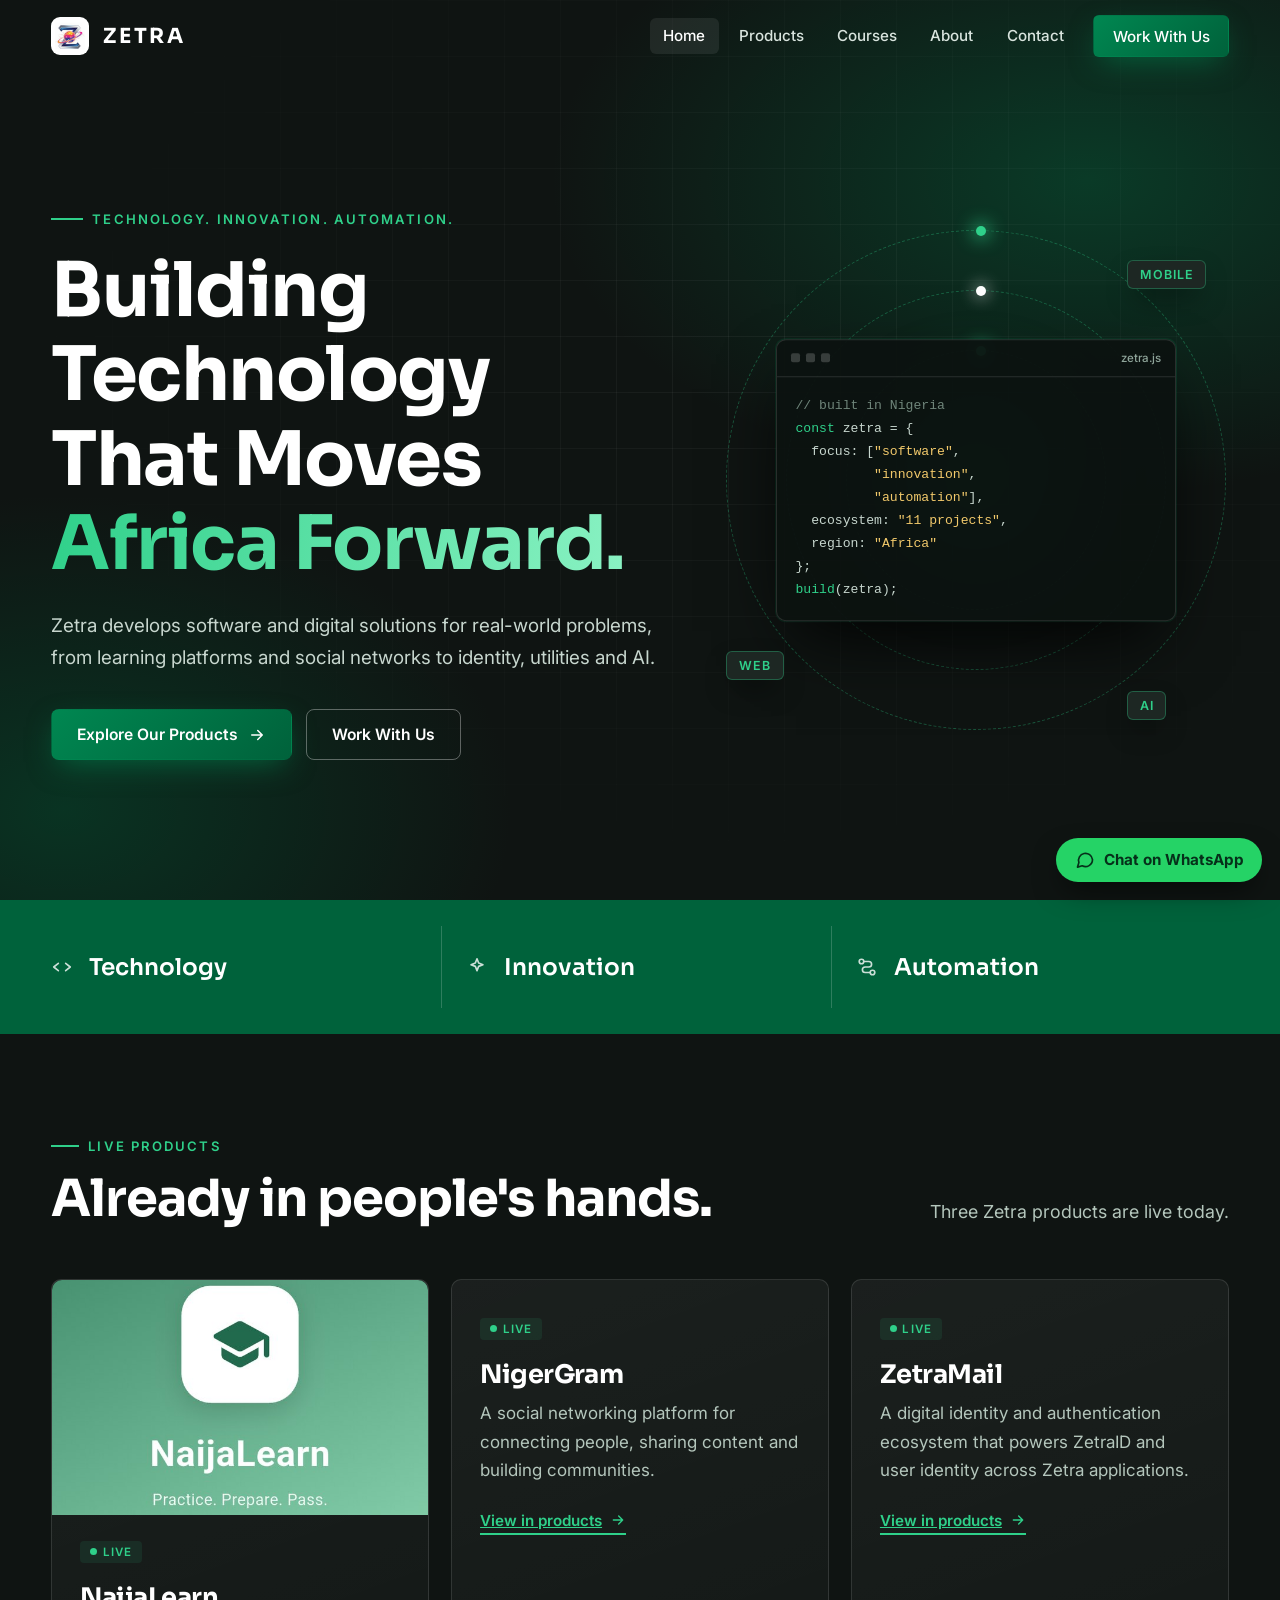
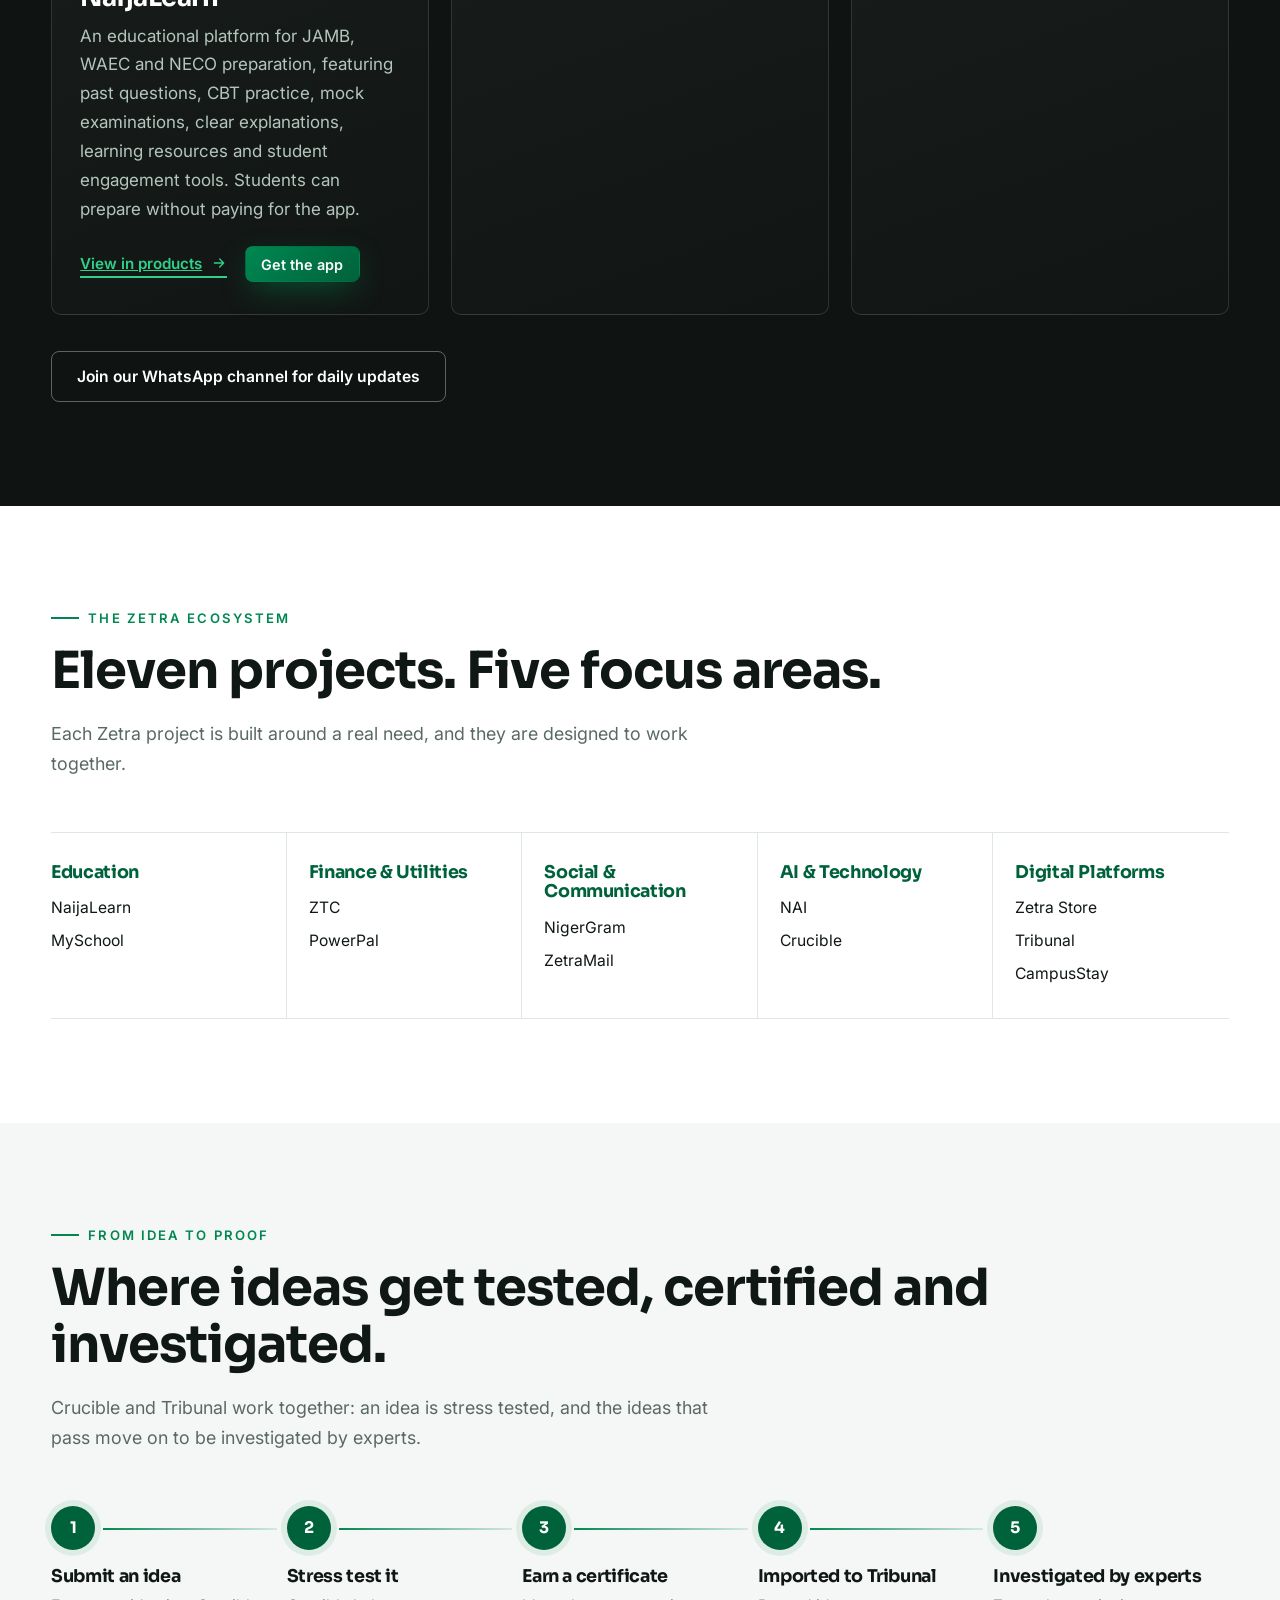
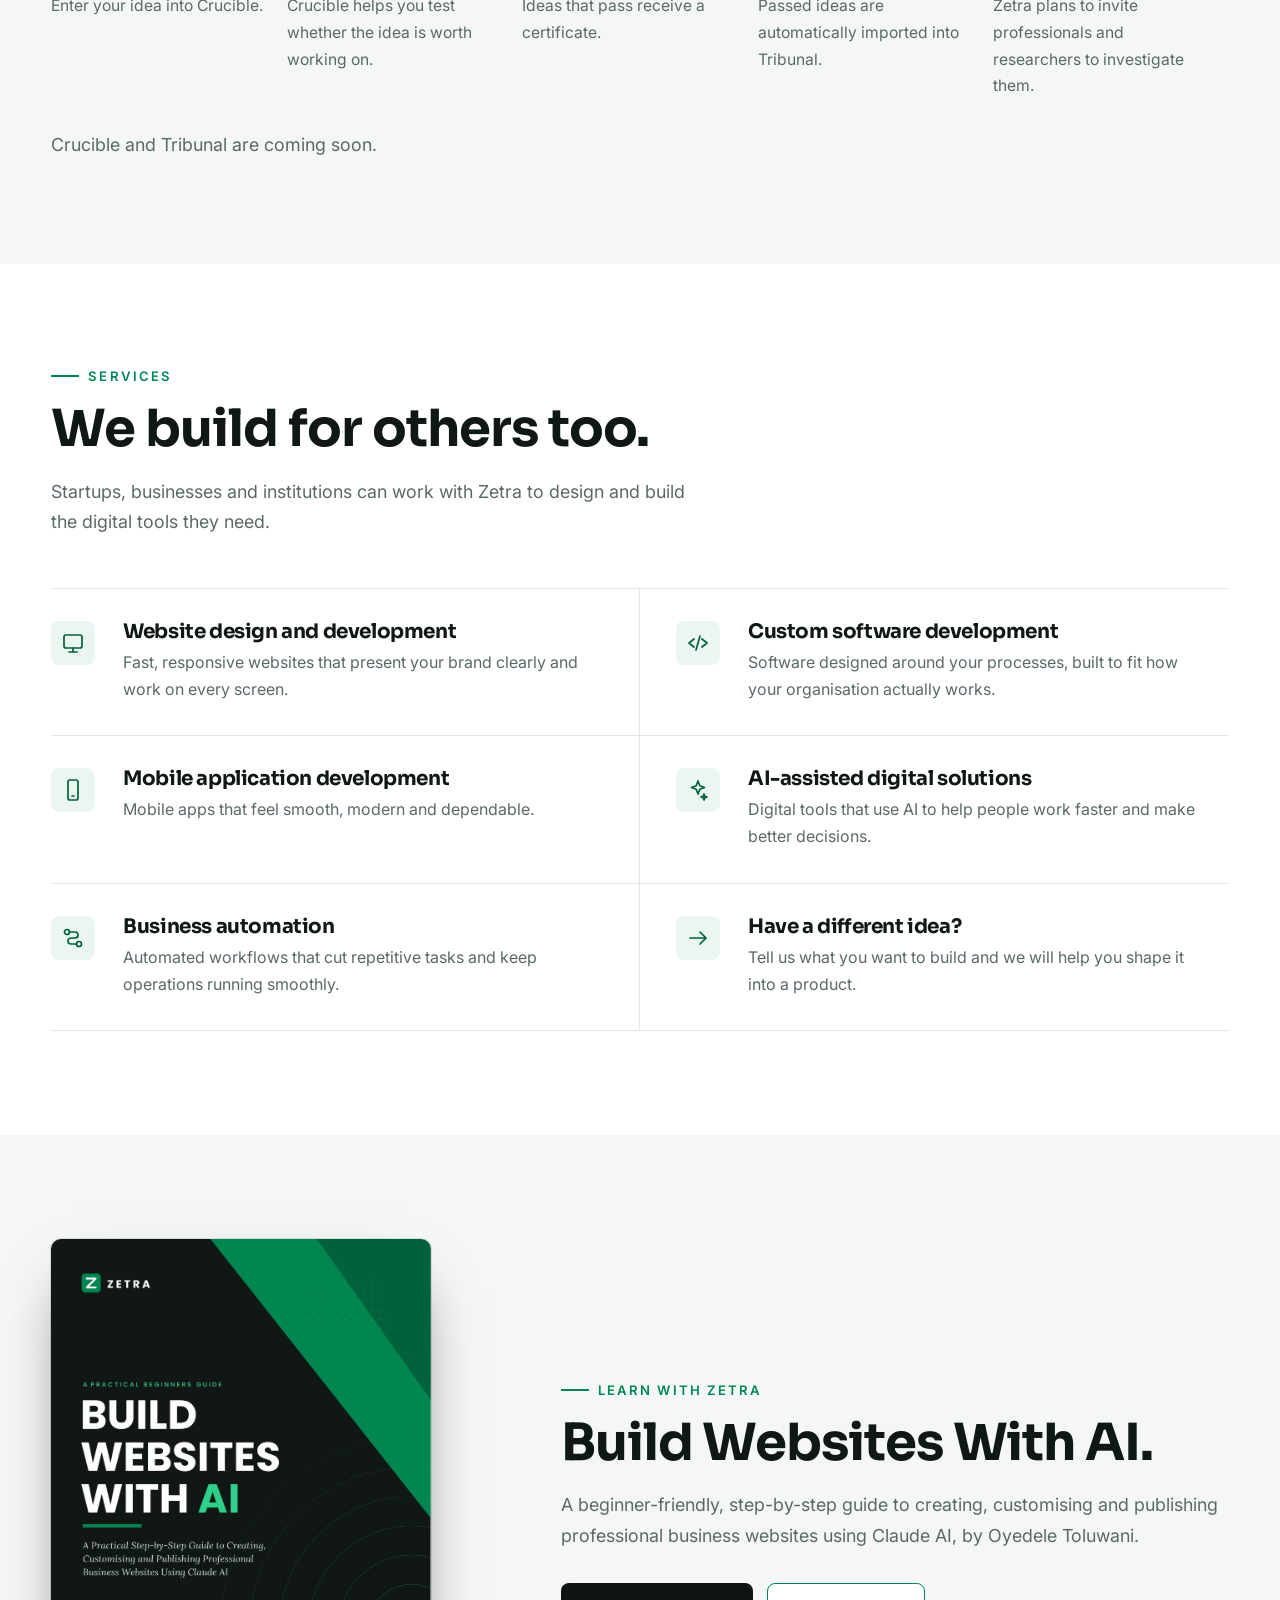
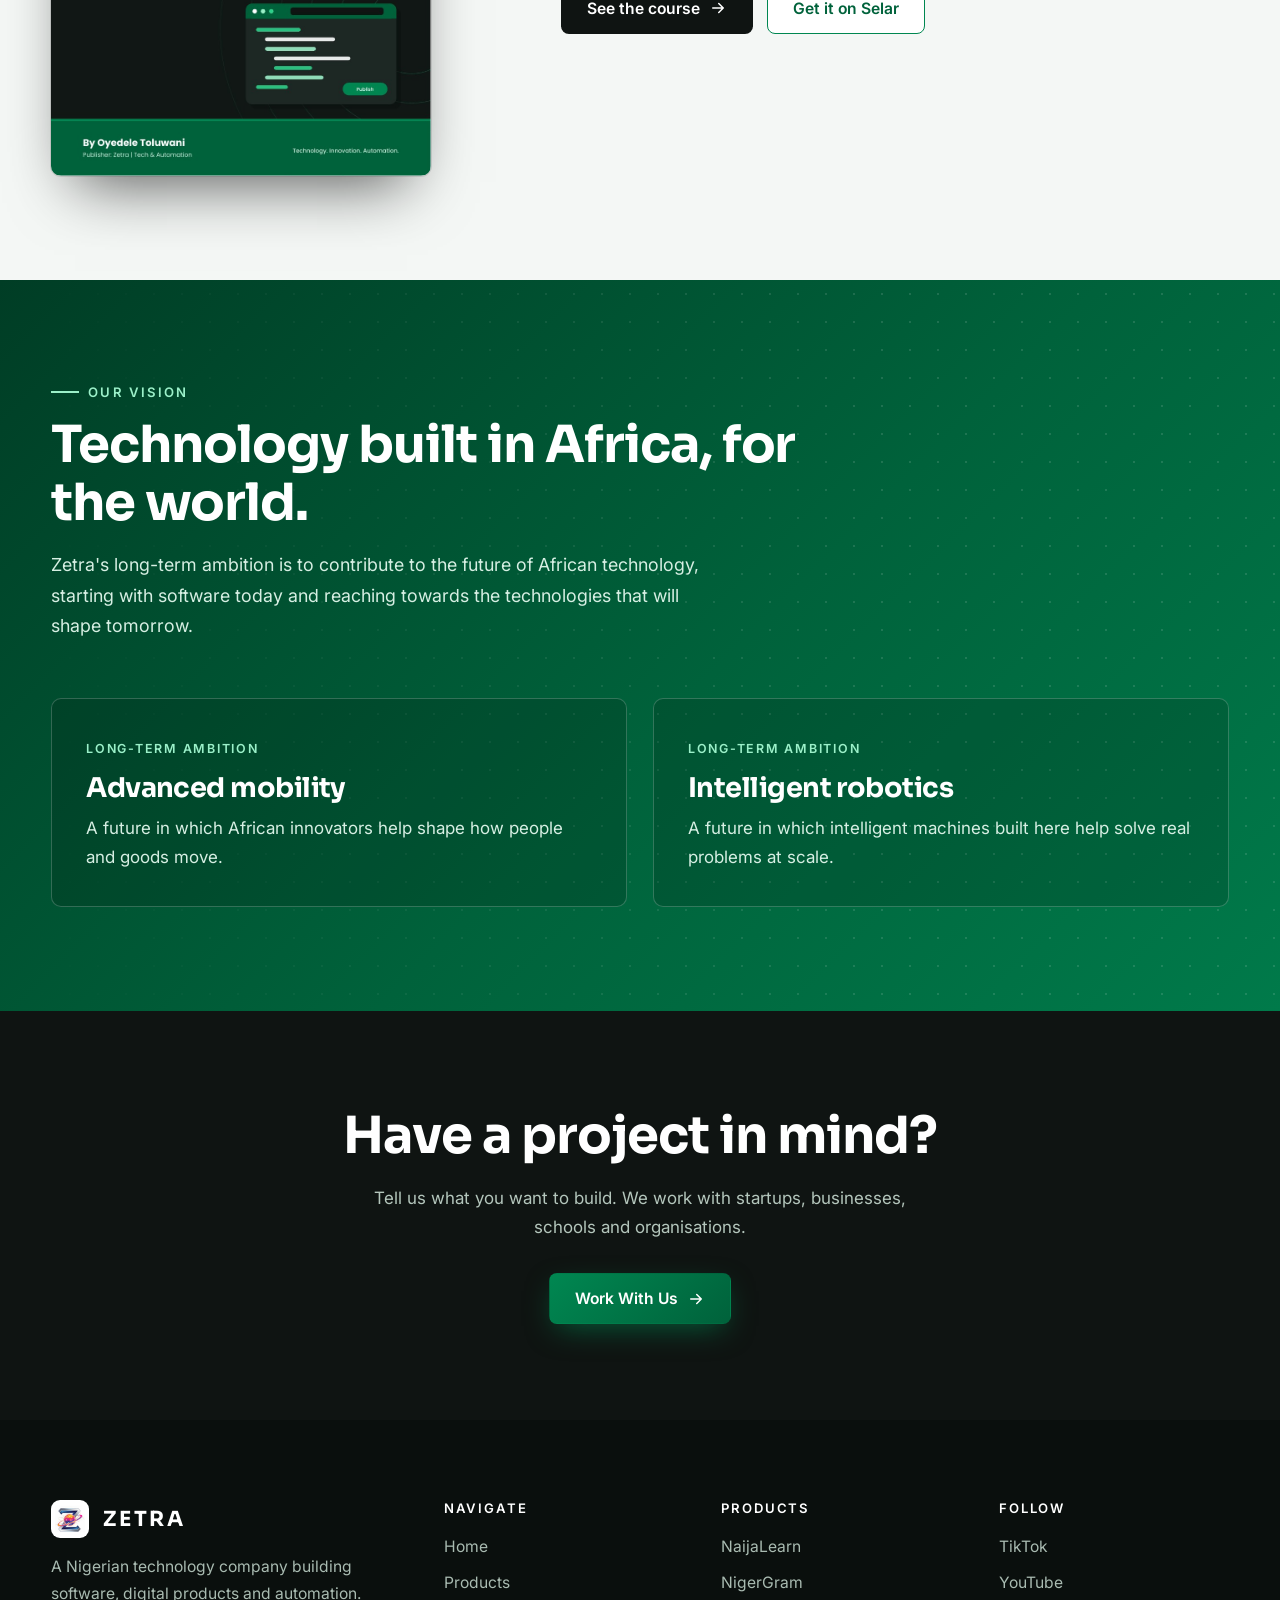
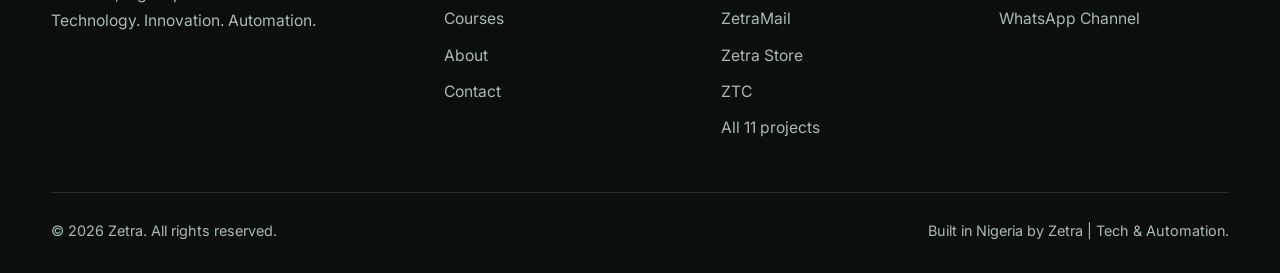
<file: index.html>
<!DOCTYPE html>
<html lang="en">
<head>
<meta charset="utf-8">
<meta name="viewport" content="width=device-width,initial-scale=1">
<title>Zetra | Technology. Innovation. Automation.</title>
<meta name="description" content="Zetra is a Nigerian technology company building software, digital products and automation that move Africa forward.">
<meta name="robots" content="index,follow,max-image-preview:large">
<meta name="theme-color" content="#0f1412">
<meta name="author" content="Zetra">
<link rel="canonical" href="https://zetra-company-official-website.vercel.app/">
<meta property="og:type" content="website"><meta property="og:site_name" content="Zetra">
<meta property="og:title" content="Zetra | Technology. Innovation. Automation."><meta property="og:description" content="Zetra is a Nigerian technology company building software, digital products and automation that move Africa forward.">
<meta property="og:url" content="https://zetra-company-official-website.vercel.app/"><meta property="og:image" content="https://zetra-company-official-website.vercel.app/images/og-zetra.jpg">
<meta name="twitter:card" content="summary_large_image">
<link rel="icon" type="image/png" href="images/icon-192.png"><link rel="apple-touch-icon" href="images/apple-touch-icon.png"><link rel="manifest" href="site.webmanifest">
<link rel="preconnect" href="https://fonts.googleapis.com"><link rel="preconnect" href="https://fonts.gstatic.com" crossorigin>
<link href="https://fonts.googleapis.com/css2?family=Inter:wght@400;500;600&family=Sora:wght@500;600;700&display=swap" rel="stylesheet">
<link rel="stylesheet" href="css/style.css">
<script type="application/ld+json">{"@context": "https://schema.org", "@type": "Organization", "name": "Zetra", "alternateName": "Zetra | Tech & Automation", "url": "https://zetra-company-official-website.vercel.app/", "logo": "https://zetra-company-official-website.vercel.app/images/favicon.svg", "slogan": "Technology. Innovation. Automation.", "description": "A Nigerian technology company focused on software development, digital products and automation.", "areaServed": "Africa", "email": "zetraorld0@gmail.com", "telephone": "+2348065425732", "sameAs": ["https://www.tiktok.com/@zetra_ecosystem", "https://www.youtube.com/@zetraworld"], "brand": [{"@type": "Brand", "name": "NaijaLearn"}, {"@type": "Brand", "name": "NigerGram"}, {"@type": "Brand", "name": "ZetraMail"}, {"@type": "Brand", "name": "Zetra Store"}, {"@type": "Brand", "name": "ZTC"}, {"@type": "Brand", "name": "NAI"}, {"@type": "Brand", "name": "Tribunal"}, {"@type": "Brand", "name": "Crucible"}, {"@type": "Brand", "name": "MySchool"}, {"@type": "Brand", "name": "PowerPal"}, {"@type": "Brand", "name": "CampusStay"}]}</script>
</head>
<body>
<a class="skip" href="#main">Skip to content</a>
<header class="hd" id="hd"><div class="wrap">
<a class="brand" href="index.html" aria-label="Zetra home"><img class="mk" src="images/zetra-emblem.png" width="40" height="40" alt="">ZETRA</a>
<button class="burger" id="burger" type="button" aria-label="Open menu" aria-expanded="false" aria-controls="menu"><span></span><span></span><span></span></button>
<ul class="links" id="menu"><li><a href="index.html" aria-current="page">Home</a></li><li><a href="products.html">Products</a></li><li><a href="courses.html">Courses</a></li><li><a href="about.html">About</a></li><li><a href="contact.html">Contact</a></li><li><a class="btn btn-p" href="contact.html">Work With Us</a></li></ul>
</div></header>
<main id="main">
<section class="hero" id="home"><div class="wrap">
<div>
<p class="kicker">Technology. Innovation. Automation.</p>
<h1>Building Technology That Moves <em>Africa Forward.</em></h1>
<p class="lead">Zetra develops software and digital solutions for real-world problems, from learning platforms and social networks to identity, utilities and AI.</p>
<div class="cta"><a class="btn btn-p" href="products.html">Explore Our Products <svg viewBox="0 0 24 24" fill="none" stroke="currentColor" stroke-width="2" stroke-linecap="round" stroke-linejoin="round" aria-hidden="true"><path d="M5 12h14M13 6l6 6-6 6"/></svg></a><a class="btn btn-g" href="contact.html">Work With Us</a></div>
</div>
<div class="viz" aria-hidden="true"><div class="glow"></div><div class="ring r1"></div><div class="ring r2"></div><div class="ring r3"></div>
<div class="code"><div class="bar"><b></b><b></b><b></b><span>zetra.js</span></div><pre><span class="c">// built in Nigeria</span>
<span class="k">const</span> zetra = {
  focus: [<span class="s">"software"</span>,
          <span class="s">"innovation"</span>,
          <span class="s">"automation"</span>],
  ecosystem: <span class="s">"11 projects"</span>,
  region: <span class="s">"Africa"</span>
};
<span class="k">build</span>(zetra);</pre></div>
<span class="chip a">Mobile</span><span class="chip b">Web</span><span class="chip c">AI</span></div>
</div></section>
<div class="strip" aria-label="Zetra pillars"><div class="wrap">
<div><svg viewBox="0 0 24 24" fill="none" stroke="currentColor" stroke-width="1.8" stroke-linecap="round" stroke-linejoin="round" aria-hidden="true"><path d="M8 8l-5 4 5 4M16 8l5 4-5 4"/></svg>Technology</div>
<div><svg viewBox="0 0 24 24" fill="none" stroke="currentColor" stroke-width="1.8" stroke-linecap="round" stroke-linejoin="round" aria-hidden="true"><path d="M12 3l1.8 4.7 4.7 1.8-4.7 1.8L12 16l-1.8-4.7L5.5 9.5l4.7-1.8z"/></svg>Innovation</div>
<div><svg viewBox="0 0 24 24" fill="none" stroke="currentColor" stroke-width="1.8" stroke-linecap="round" stroke-linejoin="round" aria-hidden="true"><circle cx="6" cy="6" r="2.5"/><circle cx="18" cy="18" r="2.5"/><path d="M8.5 6H14a3 3 0 0 1 0 6h-4a3 3 0 0 0 0 6h5.5"/></svg>Automation</div>
</div></div>
<section class="live"><div class="wrap">
<div class="head reveal"><div><p class="eyebrow">Live products</p><h2>Already in people's hands.</h2></div><p class="sub" style="margin:0">Three Zetra products are live today.</p></div>
<div class="lgrid"><article class="lc reveal" style="--d:0.0s"><img class="pimg" src="images/products/naijalearn.jpg" loading="lazy" alt="naijalearn app screenshot"><span class="st live">Live</span><h3>NaijaLearn</h3><p>An educational platform for JAMB, WAEC and NECO preparation, featuring past questions, CBT practice, mock examinations, clear explanations, learning resources and student engagement tools. Students can prepare without paying for the app.</p><div class="cacts"><a class="more" href="products.html">View in products <svg viewBox="0 0 24 24" fill="none" stroke="currentColor" stroke-width="2" stroke-linecap="round" stroke-linejoin="round" aria-hidden="true"><path d="M5 12h14M13 6l6 6-6 6"/></svg></a><a class="btn btn-p" href="https://naijalearn-landing-page.vercel.app/" target="_blank" rel="noopener">Get the app</a></div></article><article class="lc reveal" style="--d:0.08s"><span class="st live">Live</span><h3>NigerGram</h3><p>A social networking platform for connecting people, sharing content and building communities.</p><div class="cacts"><a class="more" href="products.html">View in products <svg viewBox="0 0 24 24" fill="none" stroke="currentColor" stroke-width="2" stroke-linecap="round" stroke-linejoin="round" aria-hidden="true"><path d="M5 12h14M13 6l6 6-6 6"/></svg></a></div></article><article class="lc reveal" style="--d:0.16s"><span class="st live">Live</span><h3>ZetraMail</h3><p>A digital identity and authentication ecosystem that powers ZetraID and user identity across Zetra applications.</p><div class="cacts"><a class="more" href="products.html">View in products <svg viewBox="0 0 24 24" fill="none" stroke="currentColor" stroke-width="2" stroke-linecap="round" stroke-linejoin="round" aria-hidden="true"><path d="M5 12h14M13 6l6 6-6 6"/></svg></a></div></article></div><p style="margin-top:36px"><a class="btn btn-g" data-wach hidden target="_blank" rel="noopener">Join our WhatsApp channel for daily updates</a></p></div></section>
<section class="light"><div class="wrap">
<div class="reveal"><p class="eyebrow">The Zetra ecosystem</p><h2>Eleven projects. Five focus areas.</h2><p class="sub">Each Zetra project is built around a real need, and they are designed to work together.</p></div>
<div class="eg reveal" style="margin-top:52px"><div class="et"><h3>Education</h3><ul><li><a href="products.html">NaijaLearn</a></li><li><a href="products.html">MySchool</a></li></ul></div><div class="et"><h3>Finance &amp; Utilities</h3><ul><li><a href="products.html">ZTC</a></li><li><a href="products.html">PowerPal</a></li></ul></div><div class="et"><h3>Social &amp; Communication</h3><ul><li><a href="products.html">NigerGram</a></li><li><a href="products.html">ZetraMail</a></li></ul></div><div class="et"><h3>AI &amp; Technology</h3><ul><li><a href="products.html">NAI</a></li><li><a href="products.html">Crucible</a></li></ul></div><div class="et"><h3>Digital Platforms</h3><ul><li><a href="products.html">Zetra Store</a></li><li><a href="products.html">Tribunal</a></li><li><a href="products.html">CampusStay</a></li></ul></div></div></div></section>
<section class="soft"><div class="wrap">
<div class="reveal"><p class="eyebrow">From idea to proof</p><h2>Where ideas get tested, certified and investigated.</h2><p class="sub">Crucible and Tribunal work together: an idea is stress tested, and the ideas that pass move on to be investigated by experts.</p></div>
<ol class="pipe">
<li class="reveal"><b>1</b><h3>Submit an idea</h3><p>Enter your idea into Crucible.</p></li>
<li class="reveal" style="--d:.08s"><b>2</b><h3>Stress test it</h3><p>Crucible helps you test whether the idea is worth working on.</p></li>
<li class="reveal" style="--d:.16s"><b>3</b><h3>Earn a certificate</h3><p>Ideas that pass receive a certificate.</p></li>
<li class="reveal" style="--d:.24s"><b>4</b><h3>Imported to Tribunal</h3><p>Passed ideas are automatically imported into Tribunal.</p></li>
<li class="reveal" style="--d:.32s"><b>5</b><h3>Investigated by experts</h3><p>Zetra plans to invite professionals and researchers to investigate them.</p></li>
</ol>
<p class="sub" style="margin-top:30px">Crucible and Tribunal are coming soon.</p>
</div></section>
<section class="light"><div class="wrap">
<div class="reveal"><p class="eyebrow">Services</p><h2>We build for others too.</h2><p class="sub">Startups, businesses and institutions can work with Zetra to design and build the digital tools they need.</p></div>
<div class="sg"><div class="sv reveal" style="--d:0.0s"><svg viewBox="0 0 24 24" aria-hidden="true"><rect x="3" y="4" width="18" height="13" rx="2"/><path d="M8 21h8M12 17v4"/></svg><div><h3>Website design and development</h3><p>Fast, responsive websites that present your brand clearly and work on every screen.</p></div></div><div class="sv reveal" style="--d:0.08s"><svg viewBox="0 0 24 24" aria-hidden="true"><path d="M8 8l-5 4 5 4M16 8l5 4-5 4M14 5l-4 14"/></svg><div><h3>Custom software development</h3><p>Software designed around your processes, built to fit how your organisation actually works.</p></div></div><div class="sv reveal" style="--d:0.0s"><svg viewBox="0 0 24 24" aria-hidden="true"><rect x="7" y="2" width="10" height="20" rx="2"/><path d="M11 18h2"/></svg><div><h3>Mobile application development</h3><p>Mobile apps that feel smooth, modern and dependable.</p></div></div><div class="sv reveal" style="--d:0.08s"><svg viewBox="0 0 24 24" aria-hidden="true"><path d="M12 3l1.8 4.7 4.7 1.8-4.7 1.8L12 16l-1.8-4.7L5.5 9.5l4.7-1.8zM18 16l.8 2.2L21 19l-2.2.8L18 22l-.8-2.2L15 19l2.2-.8z"/></svg><div><h3>AI-assisted digital solutions</h3><p>Digital tools that use AI to help people work faster and make better decisions.</p></div></div><div class="sv reveal" style="--d:0.0s"><svg viewBox="0 0 24 24" aria-hidden="true"><circle cx="6" cy="6" r="2.5"/><circle cx="18" cy="18" r="2.5"/><path d="M8.5 6H14a3 3 0 0 1 0 6h-4a3 3 0 0 0 0 6h5.5"/></svg><div><h3>Business automation</h3><p>Automated workflows that cut repetitive tasks and keep operations running smoothly.</p></div></div><div class="sv reveal" style="--d:0.08s"><svg viewBox="0 0 24 24" aria-hidden="true"><path d="M4 12h16M14 6l6 6-6 6"/></svg><div><h3>Have a different idea?</h3><p>Tell us what you want to build and we will help you shape it into a product.</p></div></div></div></div></section>
<section class="soft"><div class="wrap learn">
<div class="lcov reveal"><img src="images/course-build-websites-with-ai.jpg" width="910" height="1287" loading="lazy" alt="Cover of Build Websites With AI by Oyedele Toluwani"></div>
<div class="reveal" style="--d:.1s"><p class="eyebrow">Learn with Zetra</p><h2>Build Websites With AI.</h2><p class="sub">A beginner-friendly, step-by-step guide to creating, customising and publishing professional business websites using Claude AI, by Oyedele Toluwani.</p>
<div class="cta" style="margin-top:2rem"><a class="btn btn-d" href="courses.html">See the course <svg viewBox="0 0 24 24" fill="none" stroke="currentColor" stroke-width="2" stroke-linecap="round" stroke-linejoin="round" aria-hidden="true"><path d="M5 12h14M13 6l6 6-6 6"/></svg></a><a class="btn btn-o" data-selar hidden target="_blank" rel="noopener">Get it on Selar</a></div></div>
</div></section>
<section class="vision"><div class="wrap">
<div class="reveal"><p class="eyebrow">Our vision</p><h2>Technology built in Africa, for the world.</h2><p class="sub">Zetra's long-term ambition is to contribute to the future of African technology, starting with software today and reaching towards the technologies that will shape tomorrow.</p></div>
<div class="vg"><div class="vc reveal"><small>Long-term ambition</small><h3>Advanced mobility</h3><p>A future in which African innovators help shape how people and goods move.</p></div><div class="vc reveal" style="--d:.1s"><small>Long-term ambition</small><h3>Intelligent robotics</h3><p>A future in which intelligent machines built here help solve real problems at scale.</p></div></div>
</div></section>
<section class="band"><div class="wrap reveal"><h2>Have a project in mind?</h2><p>Tell us what you want to build. We work with startups, businesses, schools and organisations.</p><a class="btn btn-p" href="contact.html">Work With Us <svg viewBox="0 0 24 24" fill="none" stroke="currentColor" stroke-width="2" stroke-linecap="round" stroke-linejoin="round" aria-hidden="true"><path d="M5 12h14M13 6l6 6-6 6"/></svg></a></div></section>
</main>
<footer><div class="wrap">
<div class="fg">
<div><a class="brand" href="index.html" aria-label="Zetra home"><img class="mk" src="images/zetra-emblem.png" width="40" height="40" alt="">ZETRA</a><p class="d">A Nigerian technology company building software, digital products and automation. Technology. Innovation. Automation.</p></div>
<div><h4>Navigate</h4><ul><li><a href="index.html">Home</a></li><li><a href="products.html">Products</a></li><li><a href="courses.html">Courses</a></li><li><a href="about.html">About</a></li><li><a href="contact.html">Contact</a></li></ul></div>
<div><h4>Products</h4><ul><li><a href="products.html">NaijaLearn</a></li><li><a href="products.html">NigerGram</a></li><li><a href="products.html">ZetraMail</a></li><li><a href="products.html">Zetra Store</a></li><li><a href="products.html">ZTC</a></li><li><a href="products.html">All 11 projects</a></li></ul></div>
<div id="social-col" hidden><h4>Follow</h4><ul id="social"></ul></div>
</div>
<div class="fb"><span>&copy; <span id="yr">2026</span> Zetra. All rights reserved.</span><span>Built in Nigeria by Zetra | Tech &amp; Automation.</span></div>
</div></footer>
<script src="js/site.js"></script>
</body>
</html>
</file>
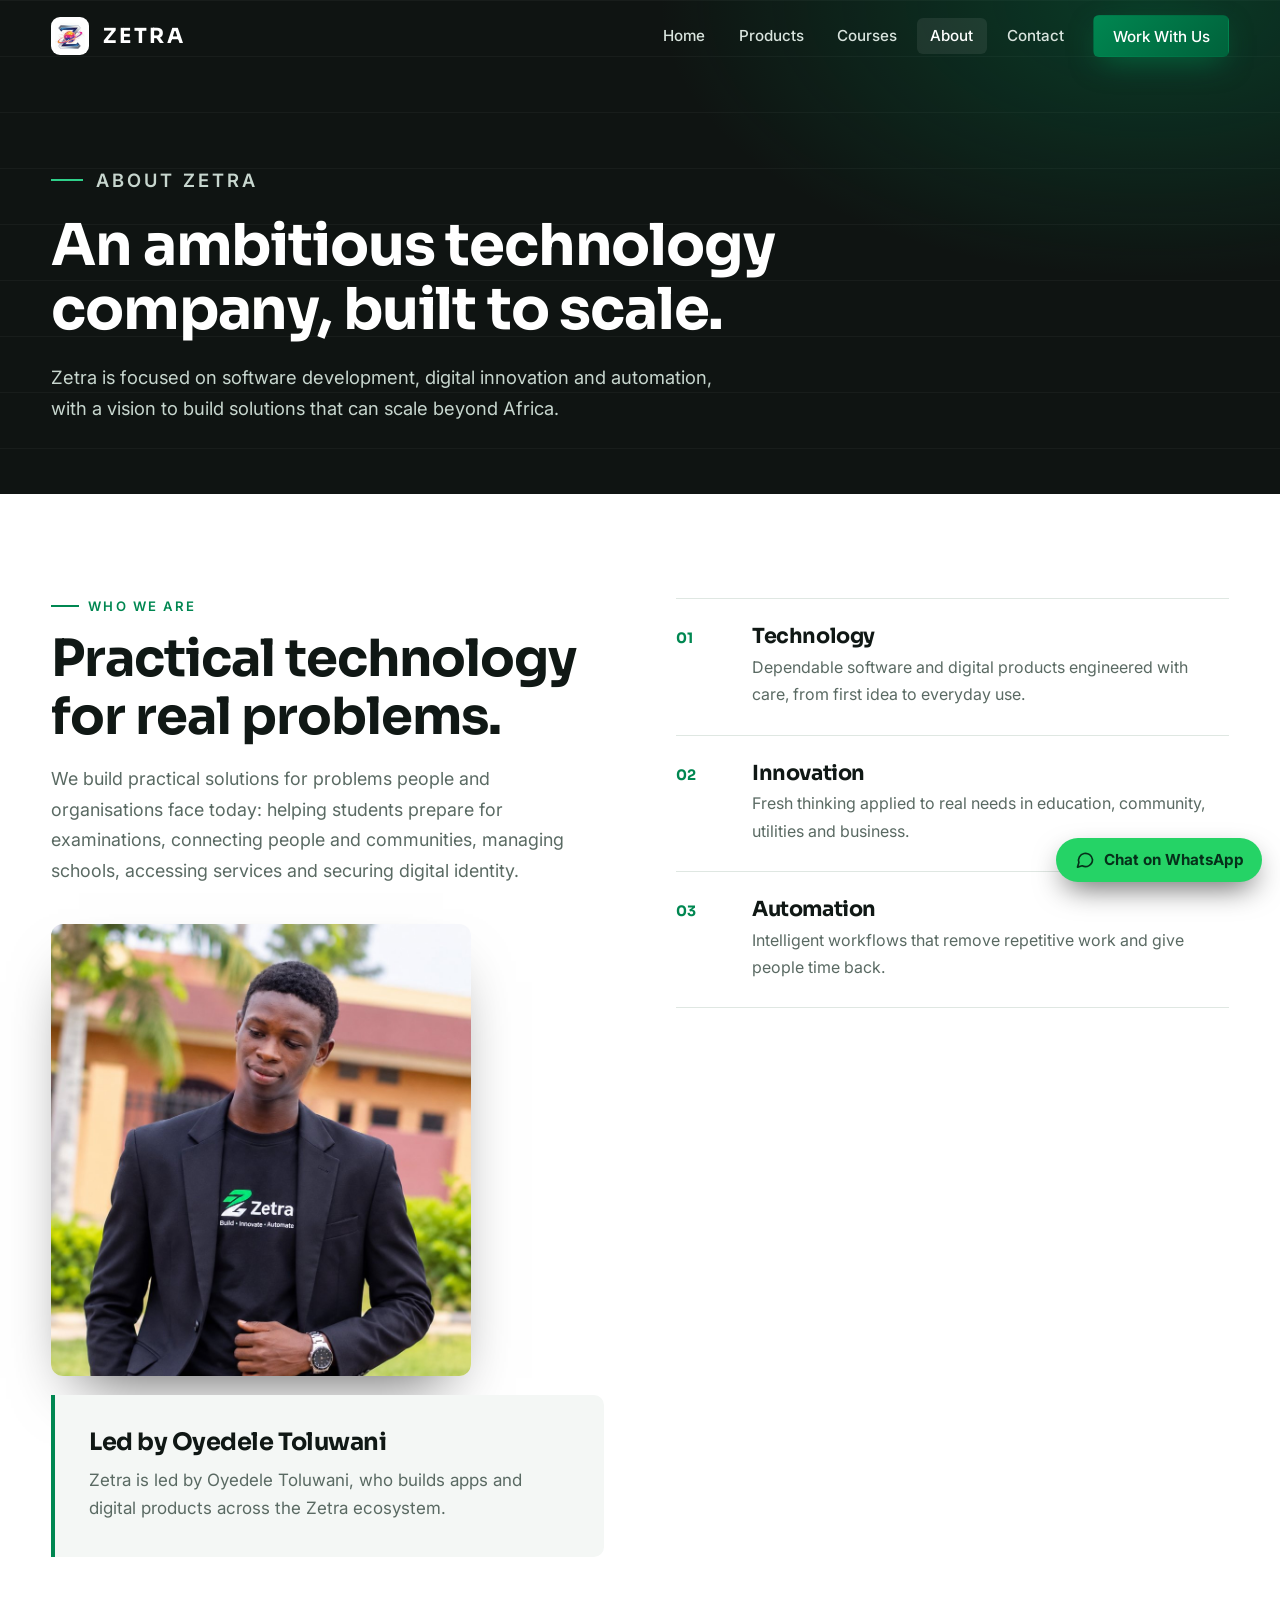
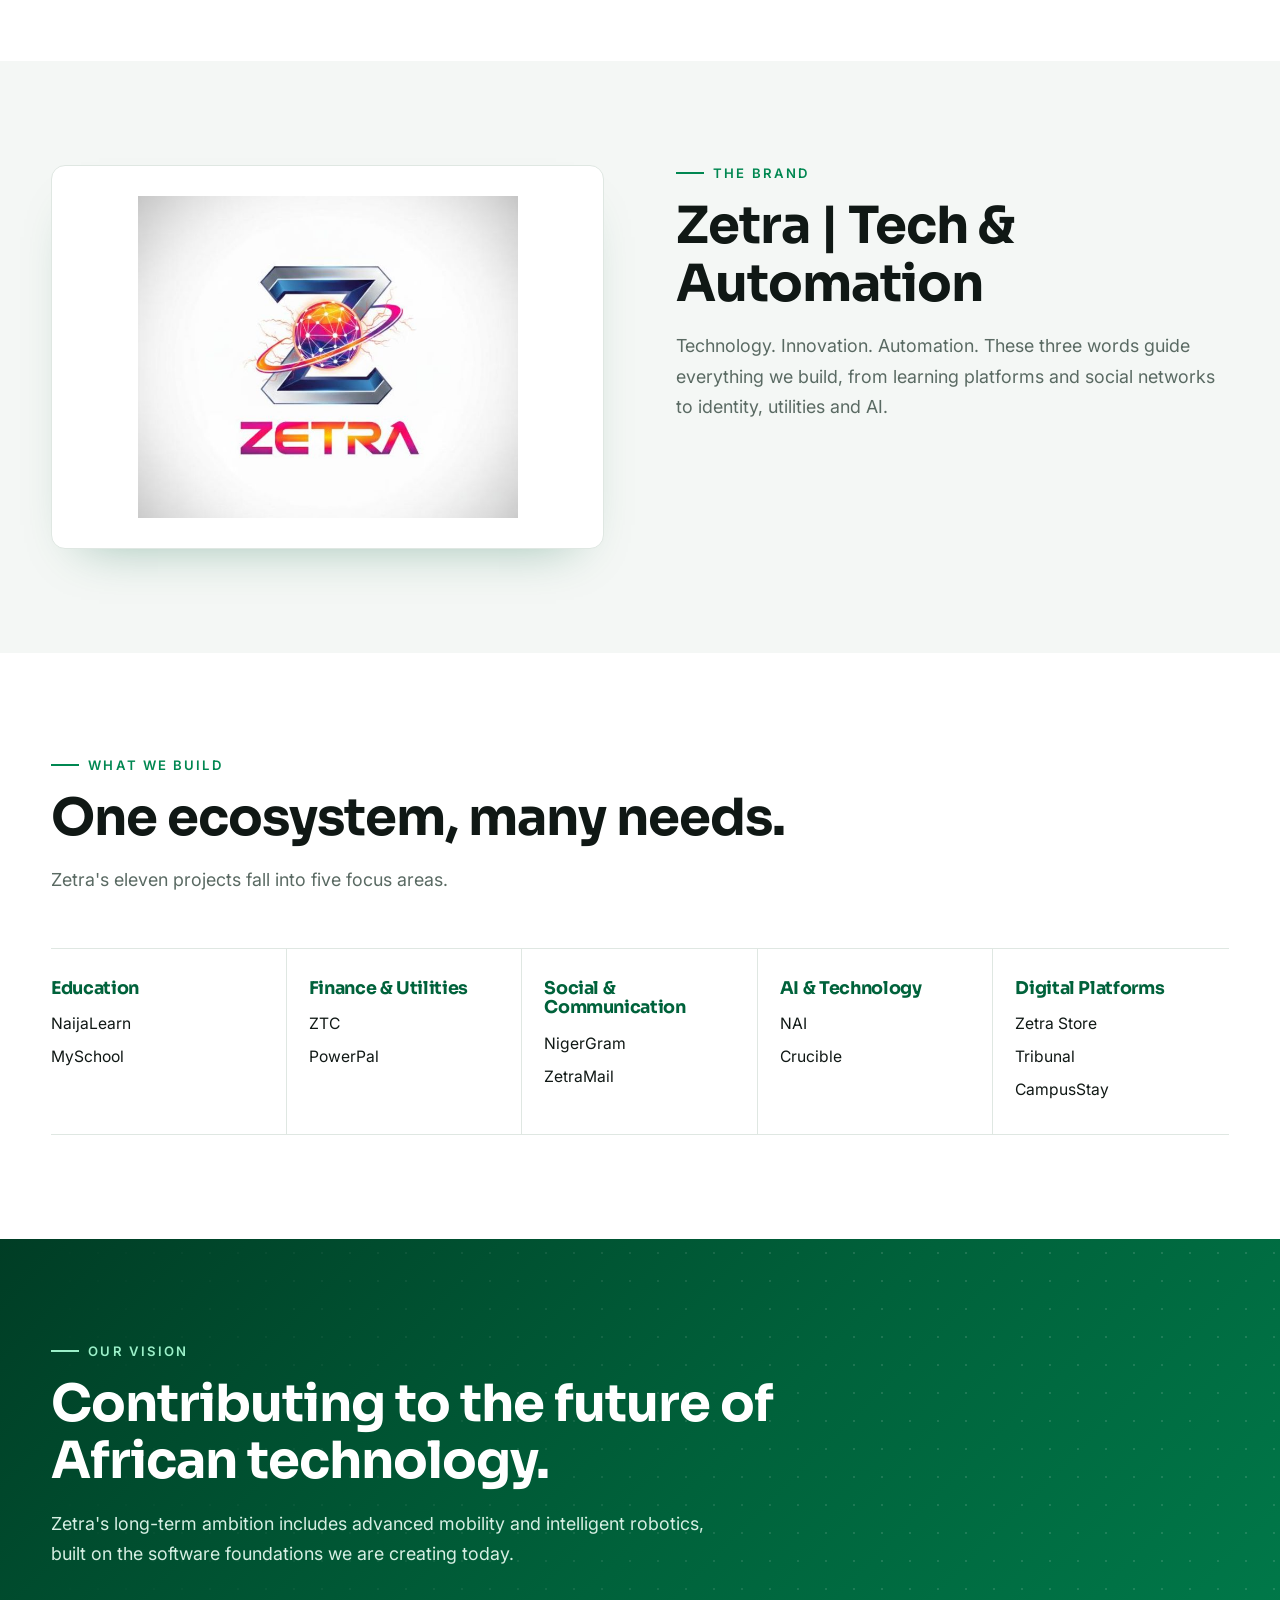
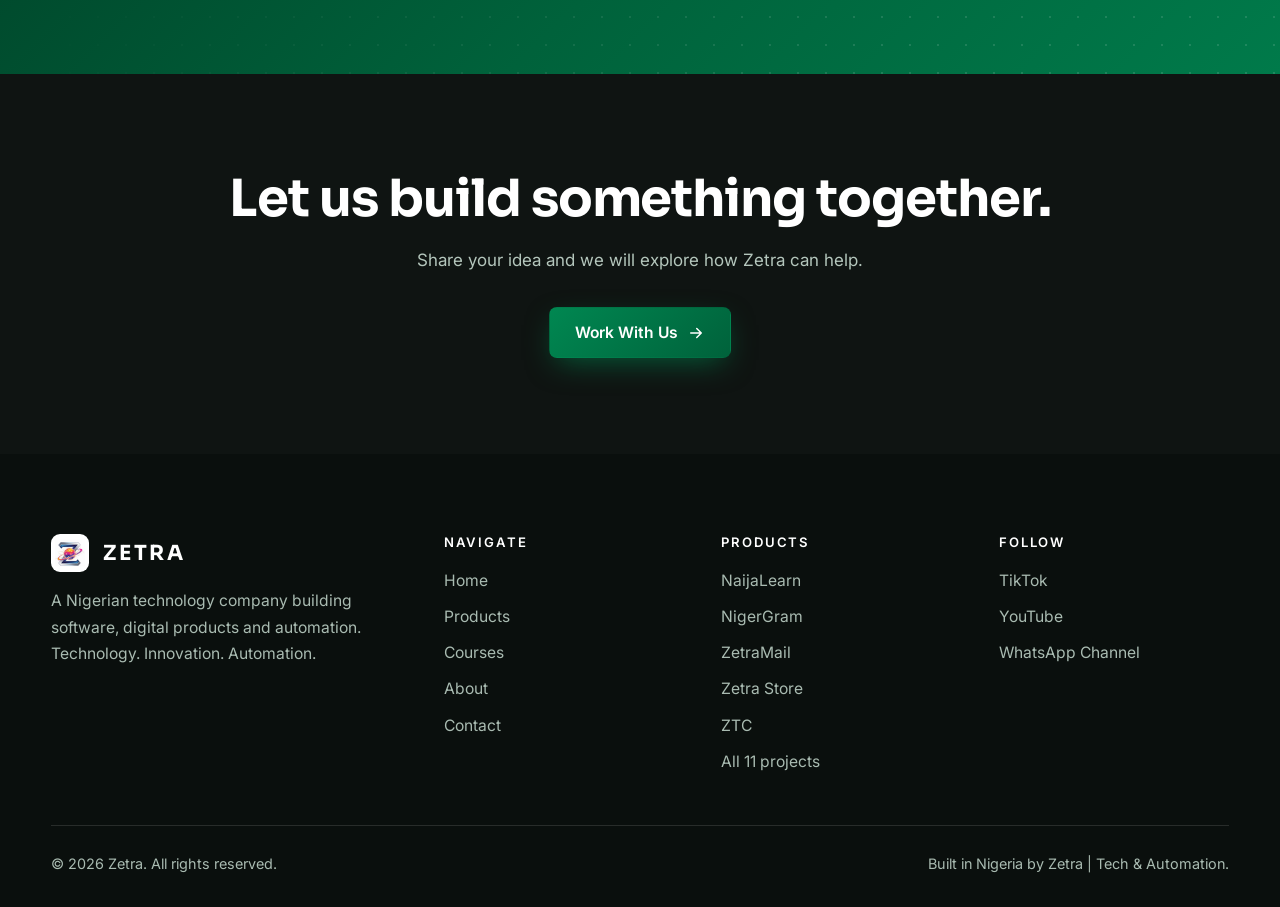
<file: about.html>
<!DOCTYPE html>
<html lang="en">
<head>
<meta charset="utf-8">
<meta name="viewport" content="width=device-width,initial-scale=1">
<title>About | Zetra</title>
<meta name="description" content="Zetra is an ambitious Nigerian technology company focused on software development, digital innovation and automation, building solutions that can scale beyond Africa.">
<meta name="robots" content="index,follow,max-image-preview:large">
<meta name="theme-color" content="#0f1412">
<meta name="author" content="Zetra">
<link rel="canonical" href="https://zetra-company-official-website.vercel.app/about.html">
<meta property="og:type" content="website"><meta property="og:site_name" content="Zetra">
<meta property="og:title" content="About | Zetra"><meta property="og:description" content="Zetra is an ambitious Nigerian technology company focused on software development, digital innovation and automation, building solutions that can scale beyond Africa.">
<meta property="og:url" content="https://zetra-company-official-website.vercel.app/about.html"><meta property="og:image" content="https://zetra-company-official-website.vercel.app/images/og-zetra.jpg">
<meta name="twitter:card" content="summary_large_image">
<link rel="icon" type="image/png" href="images/icon-192.png"><link rel="apple-touch-icon" href="images/apple-touch-icon.png"><link rel="manifest" href="site.webmanifest">
<link rel="preconnect" href="https://fonts.googleapis.com"><link rel="preconnect" href="https://fonts.gstatic.com" crossorigin>
<link href="https://fonts.googleapis.com/css2?family=Inter:wght@400;500;600&family=Sora:wght@500;600;700&display=swap" rel="stylesheet">
<link rel="stylesheet" href="css/style.css">
<script type="application/ld+json">{"@context": "https://schema.org", "@type": "Organization", "name": "Zetra", "alternateName": "Zetra | Tech & Automation", "url": "https://zetra-company-official-website.vercel.app/", "logo": "https://zetra-company-official-website.vercel.app/images/favicon.svg", "slogan": "Technology. Innovation. Automation.", "description": "A Nigerian technology company focused on software development, digital products and automation.", "areaServed": "Africa", "email": "zetraorld0@gmail.com", "telephone": "+2348065425732", "sameAs": ["https://www.tiktok.com/@zetra_ecosystem", "https://www.youtube.com/@zetraworld"], "brand": [{"@type": "Brand", "name": "NaijaLearn"}, {"@type": "Brand", "name": "NigerGram"}, {"@type": "Brand", "name": "ZetraMail"}, {"@type": "Brand", "name": "Zetra Store"}, {"@type": "Brand", "name": "ZTC"}, {"@type": "Brand", "name": "NAI"}, {"@type": "Brand", "name": "Tribunal"}, {"@type": "Brand", "name": "Crucible"}, {"@type": "Brand", "name": "MySchool"}, {"@type": "Brand", "name": "PowerPal"}, {"@type": "Brand", "name": "CampusStay"}]}</script>
</head>
<body>
<a class="skip" href="#main">Skip to content</a>
<header class="hd" id="hd"><div class="wrap">
<a class="brand" href="index.html" aria-label="Zetra home"><img class="mk" src="images/zetra-emblem.png" width="40" height="40" alt="">ZETRA</a>
<button class="burger" id="burger" type="button" aria-label="Open menu" aria-expanded="false" aria-controls="menu"><span></span><span></span><span></span></button>
<ul class="links" id="menu"><li><a href="index.html">Home</a></li><li><a href="products.html">Products</a></li><li><a href="courses.html">Courses</a></li><li><a href="about.html" aria-current="page">About</a></li><li><a href="contact.html">Contact</a></li><li><a class="btn btn-p" href="contact.html">Work With Us</a></li></ul>
</div></header>
<main id="main">
<section class="ph"><div class="wrap"><p class="kicker">About Zetra</p><h1>An ambitious technology company, built to scale.</h1><p>Zetra is focused on software development, digital innovation and automation, with a vision to build solutions that can scale beyond Africa.</p></div></section>
<section class="light"><div class="wrap two">
<div class="reveal"><p class="eyebrow">Who we are</p><h2>Practical technology for real problems.</h2><p class="sub">We build practical solutions for problems people and organisations face today: helping students prepare for examinations, connecting people and communities, managing schools, accessing services and securing digital identity.</p>
<div class="person"><img src="images/oyedele-toluwani.jpg" width="900" height="985" loading="lazy" alt="Oyedele Toluwani wearing a Zetra T-shirt"><div class="lead-box"><h3>Led by Oyedele Toluwani</h3><p>Zetra is led by Oyedele Toluwani, who builds apps and digital products across the Zetra ecosystem.</p></div></div></div>
<div class="pillars"><div class="pillar reveal"><span>01</span><div><h3>Technology</h3><p>Dependable software and digital products engineered with care, from first idea to everyday use.</p></div></div><div class="pillar reveal" style="--d:.1s"><span>02</span><div><h3>Innovation</h3><p>Fresh thinking applied to real needs in education, community, utilities and business.</p></div></div><div class="pillar reveal" style="--d:.2s"><span>03</span><div><h3>Automation</h3><p>Intelligent workflows that remove repetitive work and give people time back.</p></div></div></div>
</div></section>
<section class="soft"><div class="wrap two">
<div class="logocard reveal"><img src="images/zetra-logo.png" width="720" height="609" loading="lazy" alt="Zetra logo"></div>
<div class="reveal" style="--d:.1s"><p class="eyebrow">The brand</p><h2>Zetra | Tech &amp; Automation</h2><p class="sub">Technology. Innovation. Automation. These three words guide everything we build, from learning platforms and social networks to identity, utilities and AI.</p></div>
</div></section>
<section class="light"><div class="wrap"><div class="reveal"><p class="eyebrow">What we build</p><h2>One ecosystem, many needs.</h2><p class="sub">Zetra's eleven projects fall into five focus areas.</p></div><div class="eg reveal" style="margin-top:52px"><div class="et"><h3>Education</h3><ul><li><a href="products.html">NaijaLearn</a></li><li><a href="products.html">MySchool</a></li></ul></div><div class="et"><h3>Finance &amp; Utilities</h3><ul><li><a href="products.html">ZTC</a></li><li><a href="products.html">PowerPal</a></li></ul></div><div class="et"><h3>Social &amp; Communication</h3><ul><li><a href="products.html">NigerGram</a></li><li><a href="products.html">ZetraMail</a></li></ul></div><div class="et"><h3>AI &amp; Technology</h3><ul><li><a href="products.html">NAI</a></li><li><a href="products.html">Crucible</a></li></ul></div><div class="et"><h3>Digital Platforms</h3><ul><li><a href="products.html">Zetra Store</a></li><li><a href="products.html">Tribunal</a></li><li><a href="products.html">CampusStay</a></li></ul></div></div></div></section>
<section class="vision"><div class="wrap"><div class="reveal"><p class="eyebrow">Our vision</p><h2>Contributing to the future of African technology.</h2><p class="sub">Zetra's long-term ambition includes advanced mobility and intelligent robotics, built on the software foundations we are creating today.</p></div></div></section>
<section class="band"><div class="wrap reveal"><h2>Let us build something together.</h2><p>Share your idea and we will explore how Zetra can help.</p><a class="btn btn-p" href="contact.html">Work With Us <svg viewBox="0 0 24 24" fill="none" stroke="currentColor" stroke-width="2" stroke-linecap="round" stroke-linejoin="round" aria-hidden="true"><path d="M5 12h14M13 6l6 6-6 6"/></svg></a></div></section>
</main>
<footer><div class="wrap">
<div class="fg">
<div><a class="brand" href="index.html" aria-label="Zetra home"><img class="mk" src="images/zetra-emblem.png" width="40" height="40" alt="">ZETRA</a><p class="d">A Nigerian technology company building software, digital products and automation. Technology. Innovation. Automation.</p></div>
<div><h4>Navigate</h4><ul><li><a href="index.html">Home</a></li><li><a href="products.html">Products</a></li><li><a href="courses.html">Courses</a></li><li><a href="about.html">About</a></li><li><a href="contact.html">Contact</a></li></ul></div>
<div><h4>Products</h4><ul><li><a href="products.html">NaijaLearn</a></li><li><a href="products.html">NigerGram</a></li><li><a href="products.html">ZetraMail</a></li><li><a href="products.html">Zetra Store</a></li><li><a href="products.html">ZTC</a></li><li><a href="products.html">All 11 projects</a></li></ul></div>
<div id="social-col" hidden><h4>Follow</h4><ul id="social"></ul></div>
</div>
<div class="fb"><span>&copy; <span id="yr">2026</span> Zetra. All rights reserved.</span><span>Built in Nigeria by Zetra | Tech &amp; Automation.</span></div>
</div></footer>
<script src="js/site.js"></script>
</body>
</html>
</file>
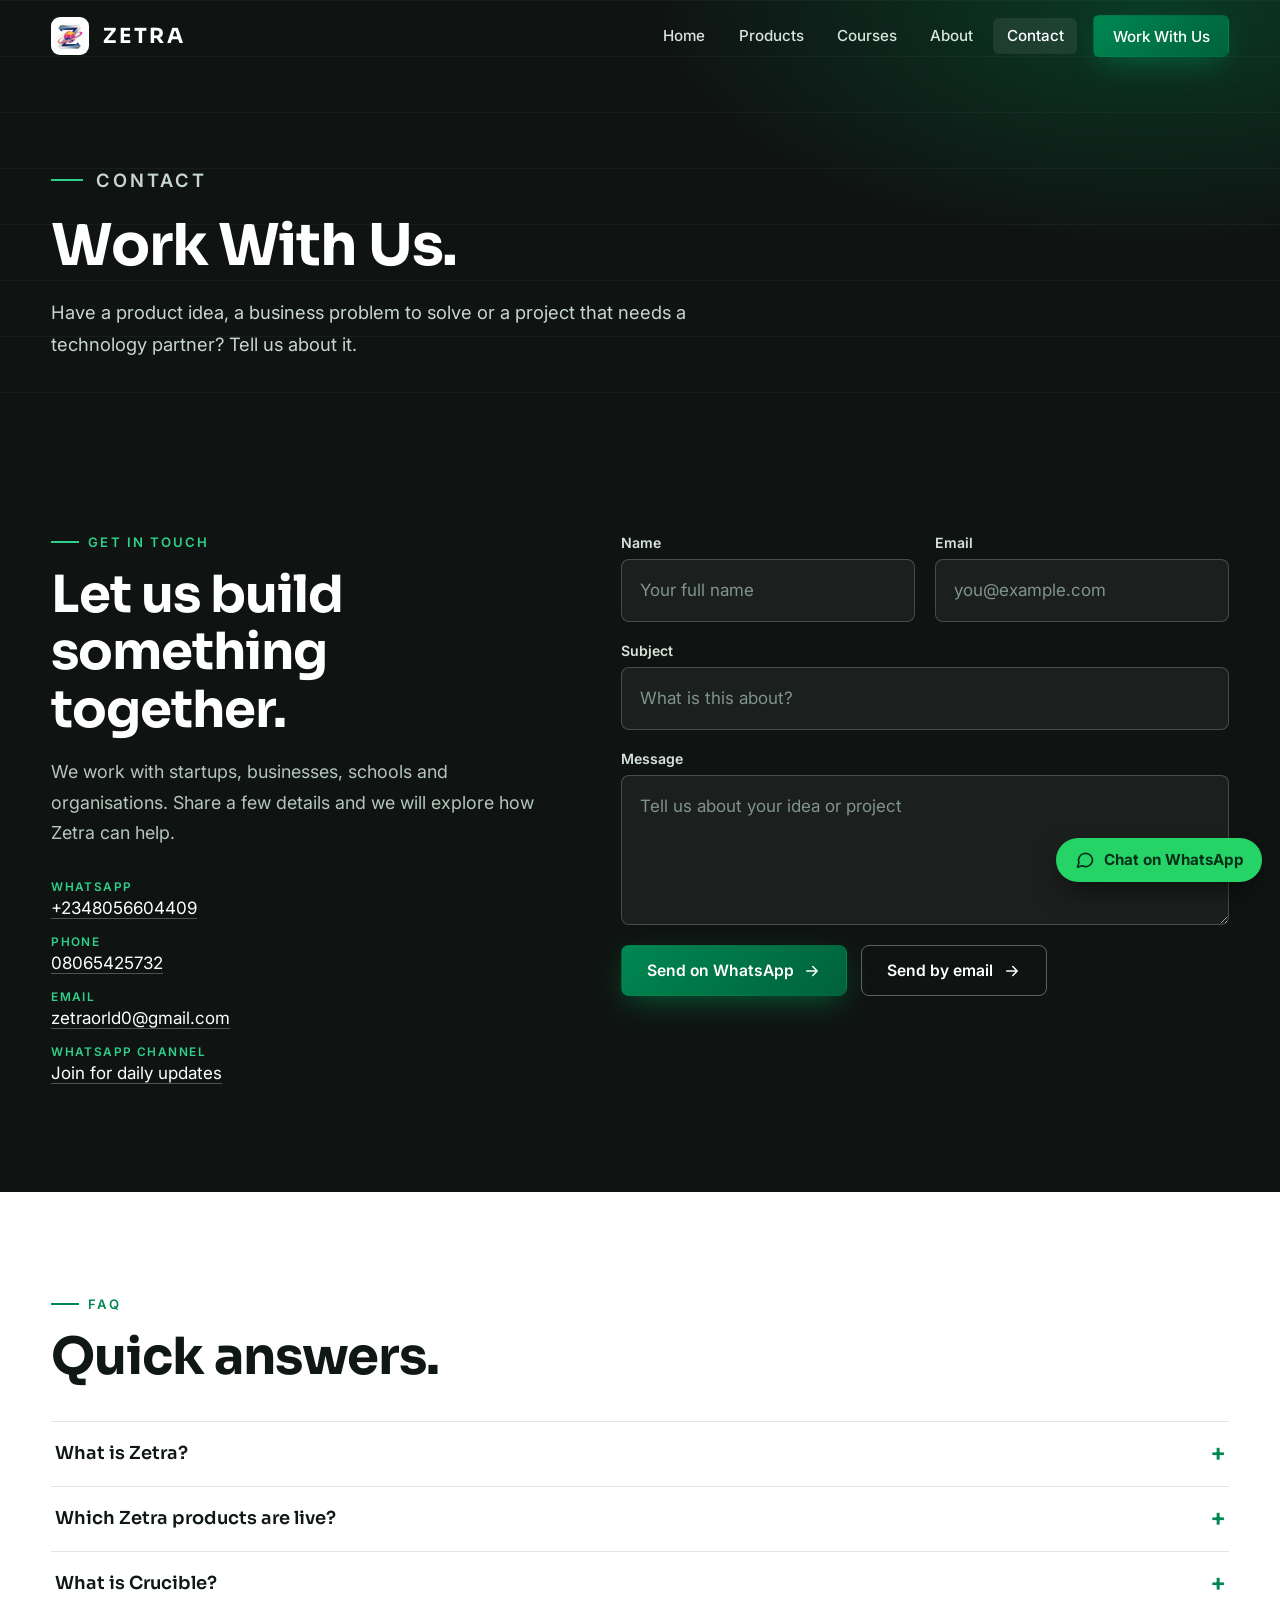
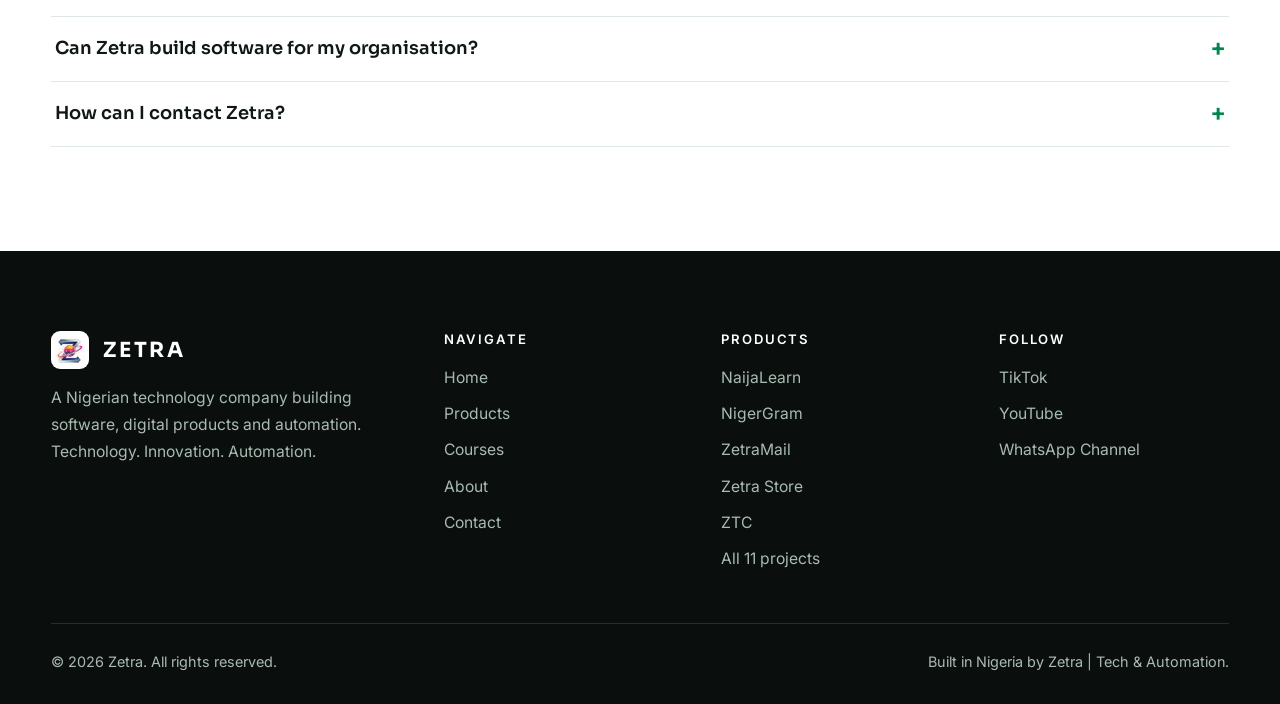
<file: contact.html>
<!DOCTYPE html>
<html lang="en">
<head>
<meta charset="utf-8">
<meta name="viewport" content="width=device-width,initial-scale=1">
<title>Contact | Zetra</title>
<meta name="description" content="Work with Zetra. Tell us about your project, product idea or business problem and we will get back to you.">
<meta name="robots" content="index,follow,max-image-preview:large">
<meta name="theme-color" content="#0f1412">
<meta name="author" content="Zetra">
<link rel="canonical" href="https://zetra-company-official-website.vercel.app/contact.html">
<meta property="og:type" content="website"><meta property="og:site_name" content="Zetra">
<meta property="og:title" content="Contact | Zetra"><meta property="og:description" content="Work with Zetra. Tell us about your project, product idea or business problem and we will get back to you.">
<meta property="og:url" content="https://zetra-company-official-website.vercel.app/contact.html"><meta property="og:image" content="https://zetra-company-official-website.vercel.app/images/og-zetra.jpg">
<meta name="twitter:card" content="summary_large_image">
<link rel="icon" type="image/png" href="images/icon-192.png"><link rel="apple-touch-icon" href="images/apple-touch-icon.png"><link rel="manifest" href="site.webmanifest">
<link rel="preconnect" href="https://fonts.googleapis.com"><link rel="preconnect" href="https://fonts.gstatic.com" crossorigin>
<link href="https://fonts.googleapis.com/css2?family=Inter:wght@400;500;600&family=Sora:wght@500;600;700&display=swap" rel="stylesheet">
<link rel="stylesheet" href="css/style.css">
<script type="application/ld+json">{"@context": "https://schema.org", "@type": "FAQPage", "mainEntity": [{"@type": "Question", "name": "What is Zetra?", "acceptedAnswer": {"@type": "Answer", "text": "Zetra is a Nigerian technology company focused on software development, digital products and automation."}}, {"@type": "Question", "name": "Which Zetra products are live?", "acceptedAnswer": {"@type": "Answer", "text": "NaijaLearn, NigerGram and ZetraMail are live. The other Zetra projects are coming soon."}}, {"@type": "Question", "name": "What is Crucible?", "acceptedAnswer": {"@type": "Answer", "text": "Crucible is an idea stress-testing app. You enter an idea, it helps you test whether the idea is worth building, and ideas that pass receive a certificate and are imported into Tribunal."}}, {"@type": "Question", "name": "Can Zetra build software for my organisation?", "acceptedAnswer": {"@type": "Answer", "text": "Yes. Zetra offers website design and development, custom software, mobile apps, AI-assisted solutions and business automation. Use the contact options on this page to tell us what you need."}}, {"@type": "Question", "name": "How can I contact Zetra?", "acceptedAnswer": {"@type": "Answer", "text": "Use the WhatsApp, phone or email details on this page, or send a message with the form."}}]}</script>
</head>
<body>
<a class="skip" href="#main">Skip to content</a>
<header class="hd" id="hd"><div class="wrap">
<a class="brand" href="index.html" aria-label="Zetra home"><img class="mk" src="images/zetra-emblem.png" width="40" height="40" alt="">ZETRA</a>
<button class="burger" id="burger" type="button" aria-label="Open menu" aria-expanded="false" aria-controls="menu"><span></span><span></span><span></span></button>
<ul class="links" id="menu"><li><a href="index.html">Home</a></li><li><a href="products.html">Products</a></li><li><a href="courses.html">Courses</a></li><li><a href="about.html">About</a></li><li><a href="contact.html" aria-current="page">Contact</a></li><li><a class="btn btn-p" href="contact.html">Work With Us</a></li></ul>
</div></header>
<main id="main">
<section class="ph"><div class="wrap"><p class="kicker">Contact</p><h1>Work With Us.</h1><p>Have a product idea, a business problem to solve or a project that needs a technology partner? Tell us about it.</p></div></section>
<section class="contact"><div class="wrap">
<div class="reveal"><p class="eyebrow">Get in touch</p><h2>Let us build something together.</h2><p class="sub">We work with startups, businesses, schools and organisations. Share a few details and we will explore how Zetra can help.</p><ul class="ch" id="channels"></ul></div>
<div class="reveal" style="--d:.1s"><div id="nochan" class="notice" hidden>Zetra's contact channels are being added to this page. Please check back shortly.</div>
<div id="cform"><form id="cf" novalidate>
<div class="f"><label for="name">Name</label><input id="name" name="name" autocomplete="name" required placeholder="Your full name"></div>
<div class="f"><label for="email">Email</label><input id="email" name="email" type="email" autocomplete="email" required placeholder="you@example.com"></div>
<div class="f full"><label for="subject">Subject</label><input id="subject" name="subject" required placeholder="What is this about?"></div>
<div class="f full"><label for="message">Message</label><textarea id="message" name="message" required placeholder="Tell us about your idea or project"></textarea></div>
<div class="fa"><button class="btn btn-p" id="bw" type="button" hidden>Send on WhatsApp <svg viewBox="0 0 24 24" fill="none" stroke="currentColor" stroke-width="2" stroke-linecap="round" stroke-linejoin="round" aria-hidden="true"><path d="M5 12h14M13 6l6 6-6 6"/></svg></button><button class="btn btn-g" id="be" type="button" hidden>Send by email <svg viewBox="0 0 24 24" fill="none" stroke="currentColor" stroke-width="2" stroke-linecap="round" stroke-linejoin="round" aria-hidden="true"><path d="M5 12h14M13 6l6 6-6 6"/></svg></button></div>
<p id="status" role="status" aria-live="polite"></p>
</form></div></div>
</div></section>
<section class="light"><div class="wrap"><div class="reveal"><p class="eyebrow">FAQ</p><h2>Quick answers.</h2></div><div class="faq"><details class="reveal"><summary>What is Zetra?</summary><p>Zetra is a Nigerian technology company focused on software development, digital products and automation.</p></details><details class="reveal"><summary>Which Zetra products are live?</summary><p>NaijaLearn, NigerGram and ZetraMail are live. The other Zetra projects are coming soon.</p></details><details class="reveal"><summary>What is Crucible?</summary><p>Crucible is an idea stress-testing app. You enter an idea, it helps you test whether the idea is worth building, and ideas that pass receive a certificate and are imported into Tribunal.</p></details><details class="reveal"><summary>Can Zetra build software for my organisation?</summary><p>Yes. Zetra offers website design and development, custom software, mobile apps, AI-assisted solutions and business automation. Use the contact options on this page to tell us what you need.</p></details><details class="reveal"><summary>How can I contact Zetra?</summary><p>Use the WhatsApp, phone or email details on this page, or send a message with the form.</p></details></div></div></section></main>
<footer><div class="wrap">
<div class="fg">
<div><a class="brand" href="index.html" aria-label="Zetra home"><img class="mk" src="images/zetra-emblem.png" width="40" height="40" alt="">ZETRA</a><p class="d">A Nigerian technology company building software, digital products and automation. Technology. Innovation. Automation.</p></div>
<div><h4>Navigate</h4><ul><li><a href="index.html">Home</a></li><li><a href="products.html">Products</a></li><li><a href="courses.html">Courses</a></li><li><a href="about.html">About</a></li><li><a href="contact.html">Contact</a></li></ul></div>
<div><h4>Products</h4><ul><li><a href="products.html">NaijaLearn</a></li><li><a href="products.html">NigerGram</a></li><li><a href="products.html">ZetraMail</a></li><li><a href="products.html">Zetra Store</a></li><li><a href="products.html">ZTC</a></li><li><a href="products.html">All 11 projects</a></li></ul></div>
<div id="social-col" hidden><h4>Follow</h4><ul id="social"></ul></div>
</div>
<div class="fb"><span>&copy; <span id="yr">2026</span> Zetra. All rights reserved.</span><span>Built in Nigeria by Zetra | Tech &amp; Automation.</span></div>
</div></footer>
<script src="js/site.js"></script>
</body>
</html>
</file>
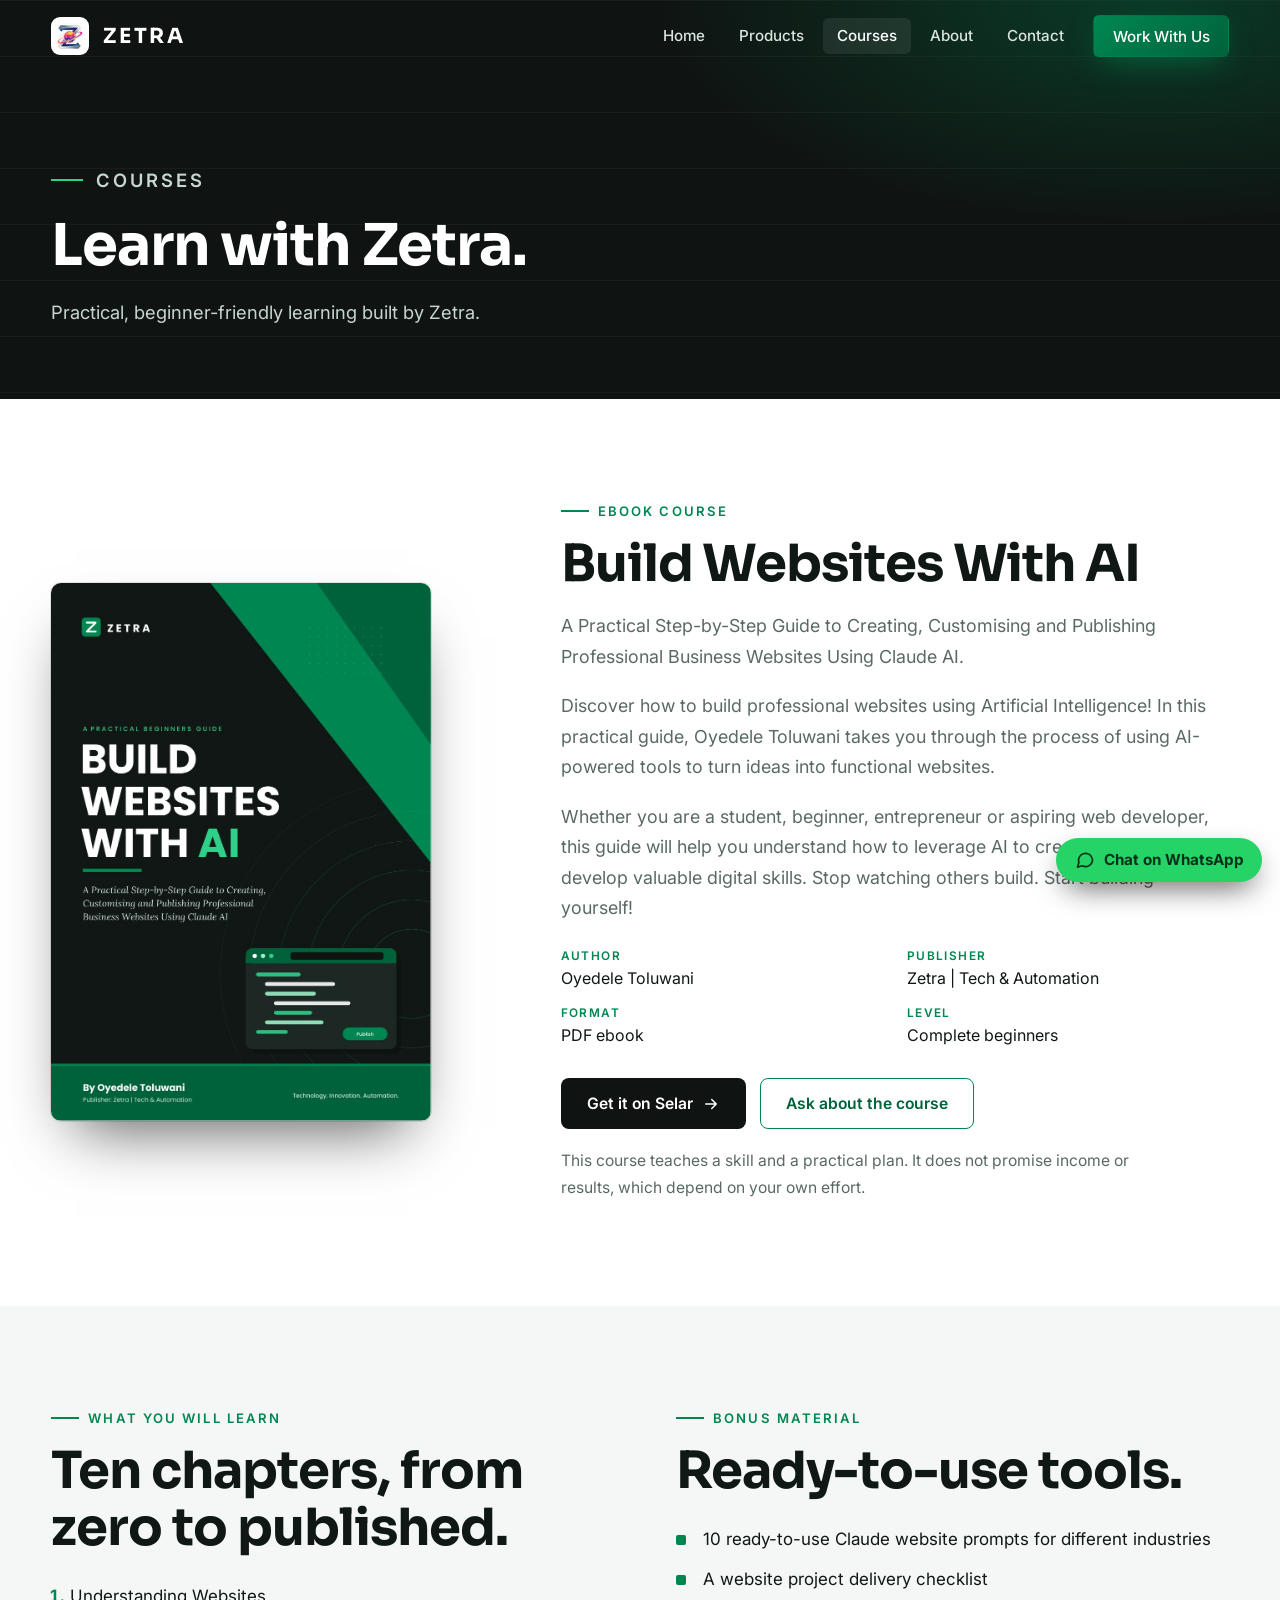
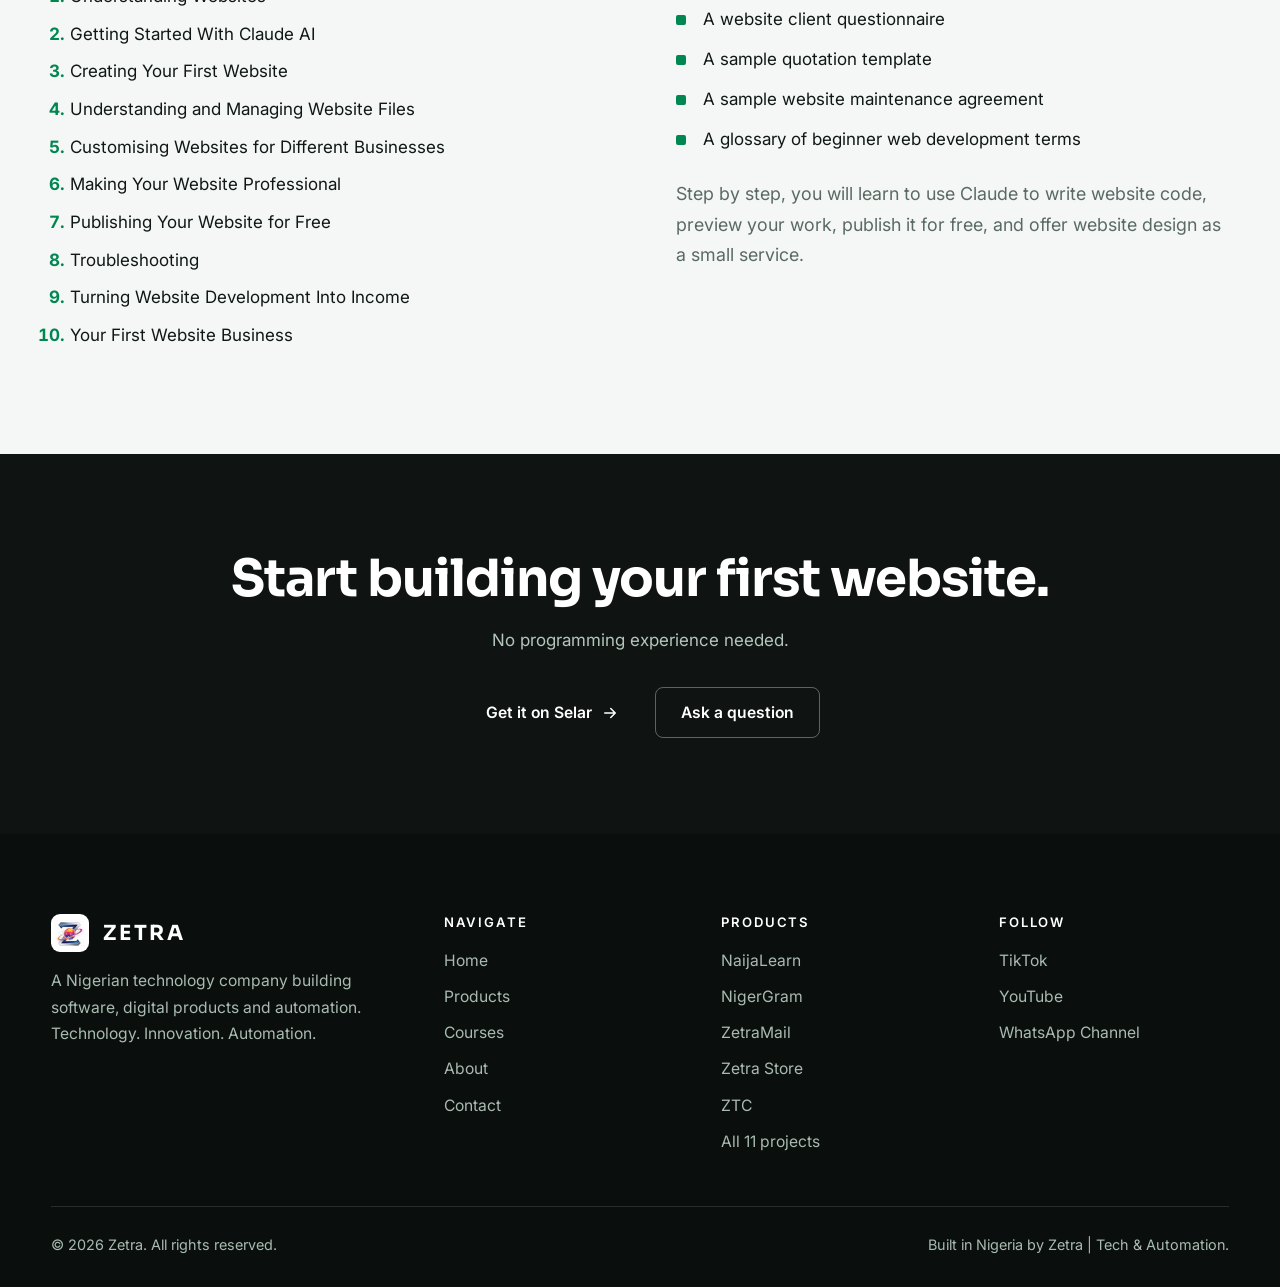
<file: courses.html>
<!DOCTYPE html>
<html lang="en">
<head>
<meta charset="utf-8">
<meta name="viewport" content="width=device-width,initial-scale=1">
<title>Courses | Zetra</title>
<meta name="description" content="Build Websites With AI by Oyedele Toluwani: a beginner-friendly, step-by-step ebook course on creating, customising and publishing business websites using Claude AI.">
<meta name="robots" content="index,follow,max-image-preview:large">
<meta name="theme-color" content="#0f1412">
<meta name="author" content="Zetra">
<link rel="canonical" href="https://zetra-company-official-website.vercel.app/courses.html">
<meta property="og:type" content="website"><meta property="og:site_name" content="Zetra">
<meta property="og:title" content="Courses | Zetra"><meta property="og:description" content="Build Websites With AI by Oyedele Toluwani: a beginner-friendly, step-by-step ebook course on creating, customising and publishing business websites using Claude AI.">
<meta property="og:url" content="https://zetra-company-official-website.vercel.app/courses.html"><meta property="og:image" content="https://zetra-company-official-website.vercel.app/images/og-zetra.jpg">
<meta name="twitter:card" content="summary_large_image">
<link rel="icon" type="image/png" href="images/icon-192.png"><link rel="apple-touch-icon" href="images/apple-touch-icon.png"><link rel="manifest" href="site.webmanifest">
<link rel="preconnect" href="https://fonts.googleapis.com"><link rel="preconnect" href="https://fonts.gstatic.com" crossorigin>
<link href="https://fonts.googleapis.com/css2?family=Inter:wght@400;500;600&family=Sora:wght@500;600;700&display=swap" rel="stylesheet">
<link rel="stylesheet" href="css/style.css">
<script type="application/ld+json">{"@context": "https://schema.org", "@type": "Book", "name": "Build Websites With AI", "alternativeHeadline": "A Practical Step-by-Step Guide to Creating, Customising and Publishing Professional Business Websites Using Claude AI", "author": {"@type": "Person", "name": "Oyedele Toluwani"}, "publisher": {"@type": "Organization", "name": "Zetra | Tech & Automation"}, "bookFormat": "https://schema.org/EBook", "inLanguage": "en", "image": "https://zetra-company-official-website.vercel.app/images/course-build-websites-with-ai.jpg"}</script>
</head>
<body>
<a class="skip" href="#main">Skip to content</a>
<header class="hd" id="hd"><div class="wrap">
<a class="brand" href="index.html" aria-label="Zetra home"><img class="mk" src="images/zetra-emblem.png" width="40" height="40" alt="">ZETRA</a>
<button class="burger" id="burger" type="button" aria-label="Open menu" aria-expanded="false" aria-controls="menu"><span></span><span></span><span></span></button>
<ul class="links" id="menu"><li><a href="index.html">Home</a></li><li><a href="products.html">Products</a></li><li><a href="courses.html" aria-current="page">Courses</a></li><li><a href="about.html">About</a></li><li><a href="contact.html">Contact</a></li><li><a class="btn btn-p" href="contact.html">Work With Us</a></li></ul>
</div></header>
<main id="main">
<section class="ph"><div class="wrap"><p class="kicker">Courses</p><h1>Learn with Zetra.</h1><p>Practical, beginner-friendly learning built by Zetra.</p></div></section>
<section class="light"><div class="wrap learn">
<div class="lcov reveal"><img src="images/course-build-websites-with-ai.jpg" width="910" height="1287" alt="Cover of Build Websites With AI by Oyedele Toluwani"></div>
<div class="reveal" style="--d:.1s"><p class="eyebrow">Ebook course</p><h2>Build Websites With AI</h2>
<p class="sub">A Practical Step-by-Step Guide to Creating, Customising and Publishing Professional Business Websites Using Claude AI.</p>
<p class="sub">Discover how to build professional websites using Artificial Intelligence! In this practical guide, Oyedele Toluwani takes you through the process of using AI-powered tools to turn ideas into functional websites.</p>
<p class="sub">Whether you are a student, beginner, entrepreneur or aspiring web developer, this guide will help you understand how to leverage AI to create websites and develop valuable digital skills. Stop watching others build. Start building yourself!</p>
<ul class="meta"><li><b>Author</b>Oyedele Toluwani</li><li><b>Publisher</b>Zetra | Tech &amp; Automation</li><li><b>Format</b>PDF ebook</li><li><b>Level</b>Complete beginners</li></ul>
<div class="cta" style="margin-top:1.8rem"><a class="btn btn-d" data-selar hidden target="_blank" rel="noopener">Get it on Selar <svg viewBox="0 0 24 24" fill="none" stroke="currentColor" stroke-width="2" stroke-linecap="round" stroke-linejoin="round" aria-hidden="true"><path d="M5 12h14M13 6l6 6-6 6"/></svg></a><a class="btn btn-o" href="contact.html?product=Build%20Websites%20With%20AI">Ask about the course</a></div>
<p class="sub" style="font-size:.98rem">This course teaches a skill and a practical plan. It does not promise income or results, which depend on your own effort.</p></div>
</div></section>
<section class="soft"><div class="wrap two">
<div class="reveal"><p class="eyebrow">What you will learn</p><h2>Ten chapters, from zero to published.</h2><ol class="clist"><li>Understanding Websites</li><li>Getting Started With Claude AI</li><li>Creating Your First Website</li><li>Understanding and Managing Website Files</li><li>Customising Websites for Different Businesses</li><li>Making Your Website Professional</li><li>Publishing Your Website for Free</li><li>Troubleshooting</li><li>Turning Website Development Into Income</li><li>Your First Website Business</li></ol></div>
<div class="reveal" style="--d:.1s"><p class="eyebrow">Bonus material</p><h2>Ready-to-use tools.</h2><ul class="blist"><li>10 ready-to-use Claude website prompts for different industries</li><li>A website project delivery checklist</li><li>A website client questionnaire</li><li>A sample quotation template</li><li>A sample website maintenance agreement</li><li>A glossary of beginner web development terms</li></ul>
<p class="sub">Step by step, you will learn to use Claude to write website code, preview your work, publish it for free, and offer website design as a small service.</p></div>
</div></section>
<section class="band"><div class="wrap reveal"><h2>Start building your first website.</h2><p>No programming experience needed.</p><a class="btn btn-d" data-selar hidden target="_blank" rel="noopener">Get it on Selar <svg viewBox="0 0 24 24" fill="none" stroke="currentColor" stroke-width="2" stroke-linecap="round" stroke-linejoin="round" aria-hidden="true"><path d="M5 12h14M13 6l6 6-6 6"/></svg></a><a class="btn btn-g" href="contact.html?product=Build%20Websites%20With%20AI">Ask a question</a></div></section>
</main>
<footer><div class="wrap">
<div class="fg">
<div><a class="brand" href="index.html" aria-label="Zetra home"><img class="mk" src="images/zetra-emblem.png" width="40" height="40" alt="">ZETRA</a><p class="d">A Nigerian technology company building software, digital products and automation. Technology. Innovation. Automation.</p></div>
<div><h4>Navigate</h4><ul><li><a href="index.html">Home</a></li><li><a href="products.html">Products</a></li><li><a href="courses.html">Courses</a></li><li><a href="about.html">About</a></li><li><a href="contact.html">Contact</a></li></ul></div>
<div><h4>Products</h4><ul><li><a href="products.html">NaijaLearn</a></li><li><a href="products.html">NigerGram</a></li><li><a href="products.html">ZetraMail</a></li><li><a href="products.html">Zetra Store</a></li><li><a href="products.html">ZTC</a></li><li><a href="products.html">All 11 projects</a></li></ul></div>
<div id="social-col" hidden><h4>Follow</h4><ul id="social"></ul></div>
</div>
<div class="fb"><span>&copy; <span id="yr">2026</span> Zetra. All rights reserved.</span><span>Built in Nigeria by Zetra | Tech &amp; Automation.</span></div>
</div></footer>
<script src="js/site.js"></script>
</body>
</html>
</file>
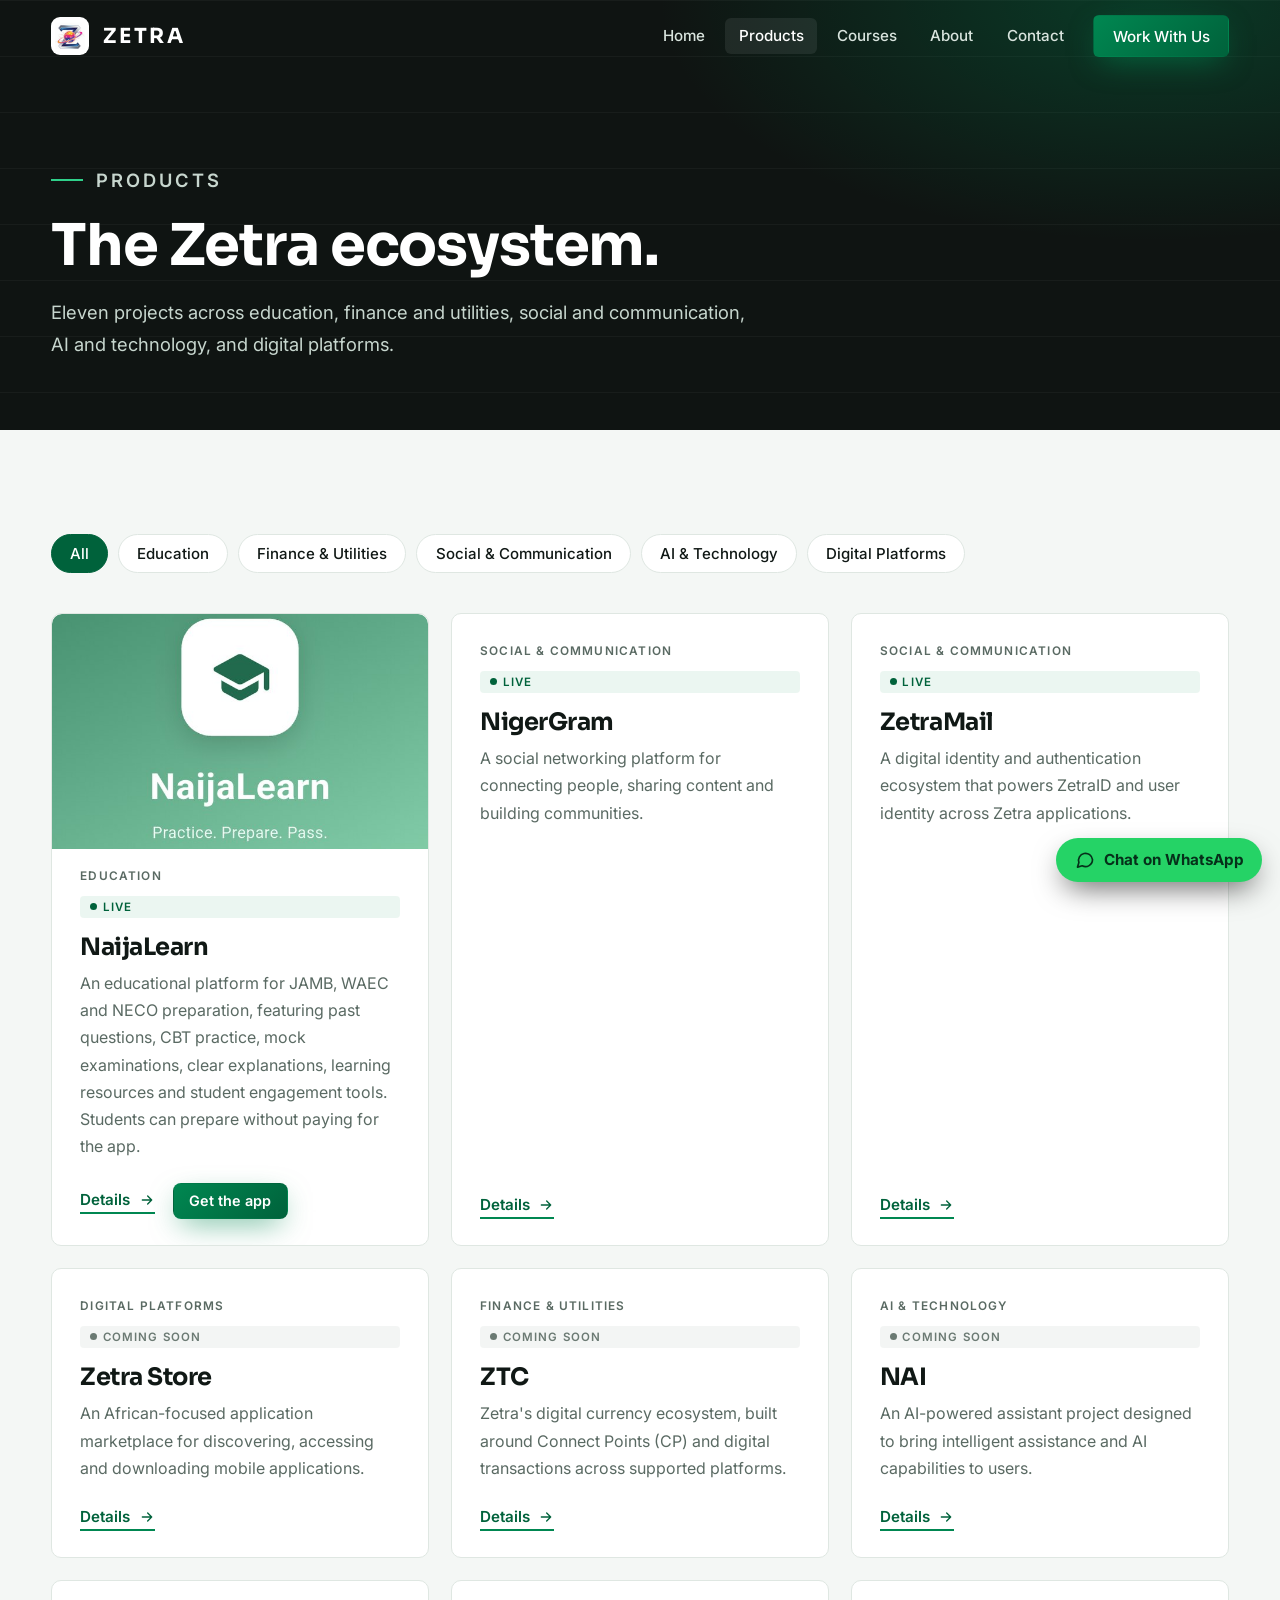
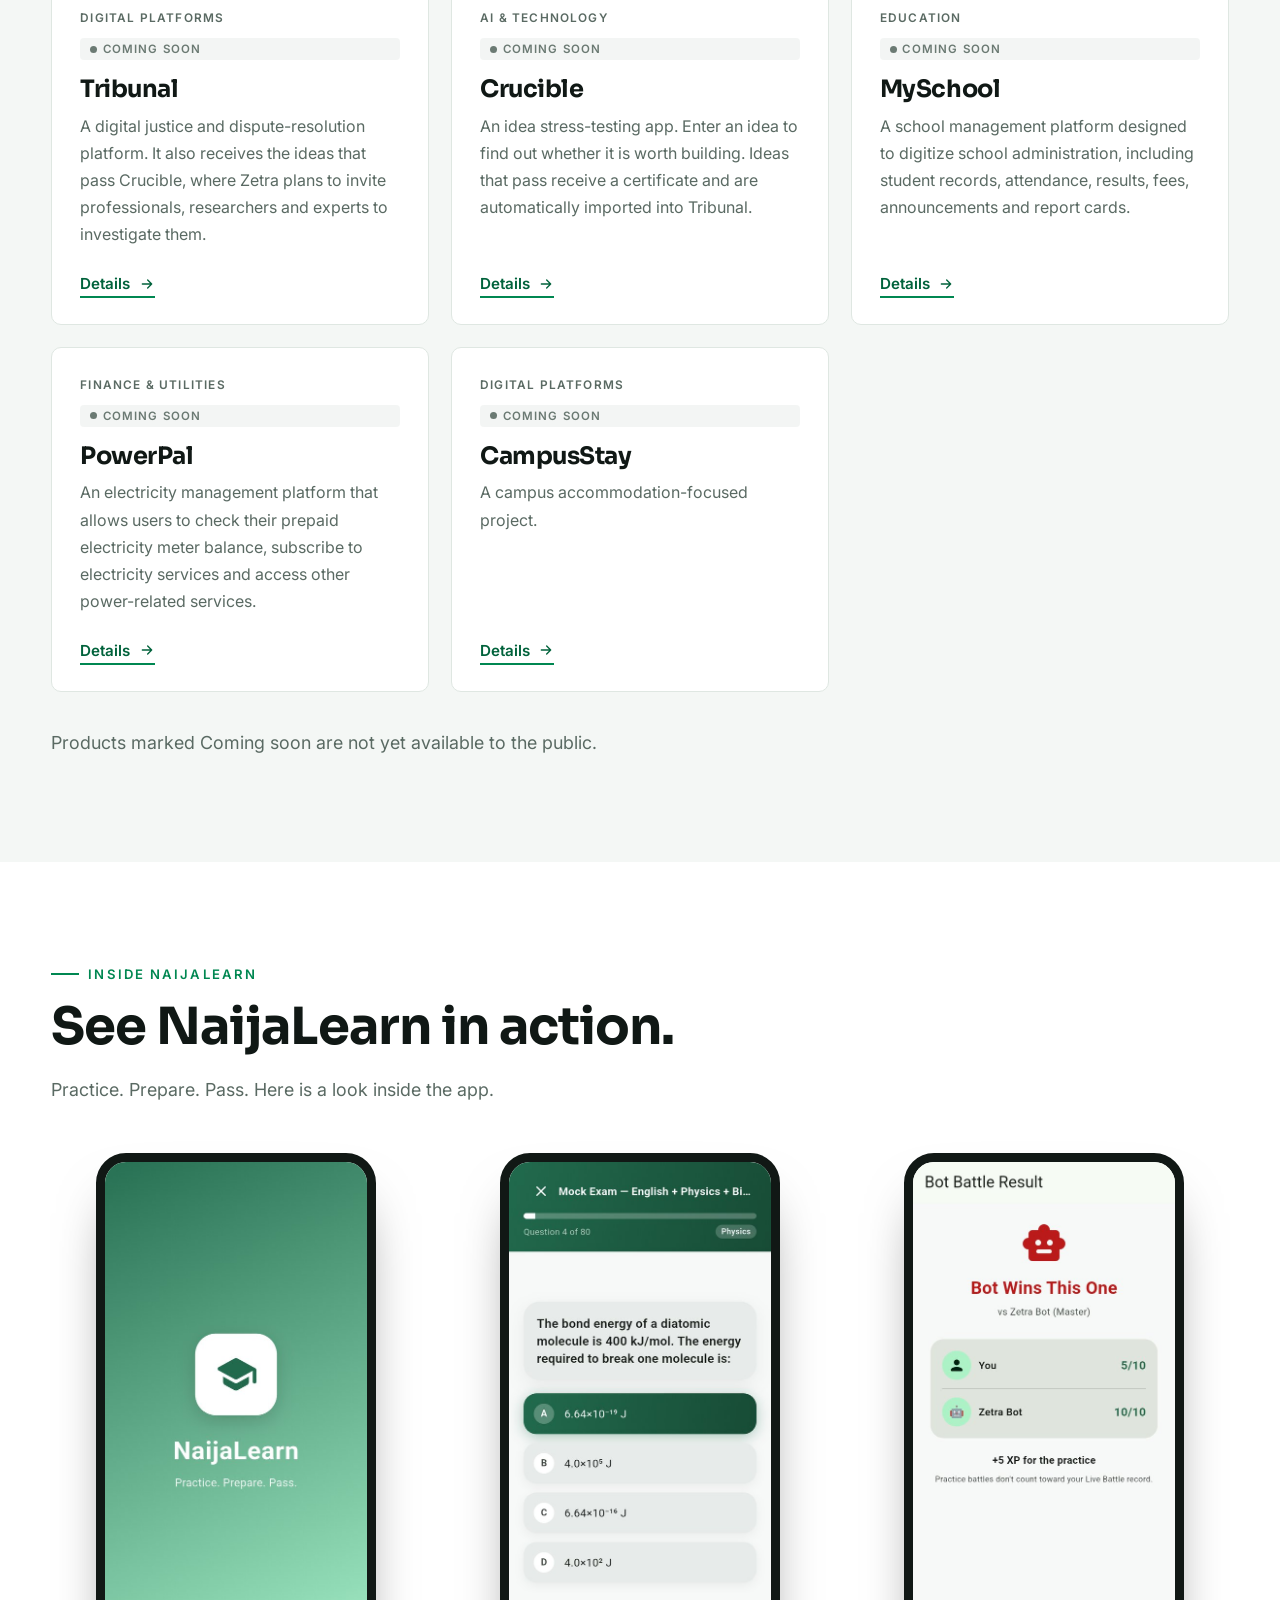
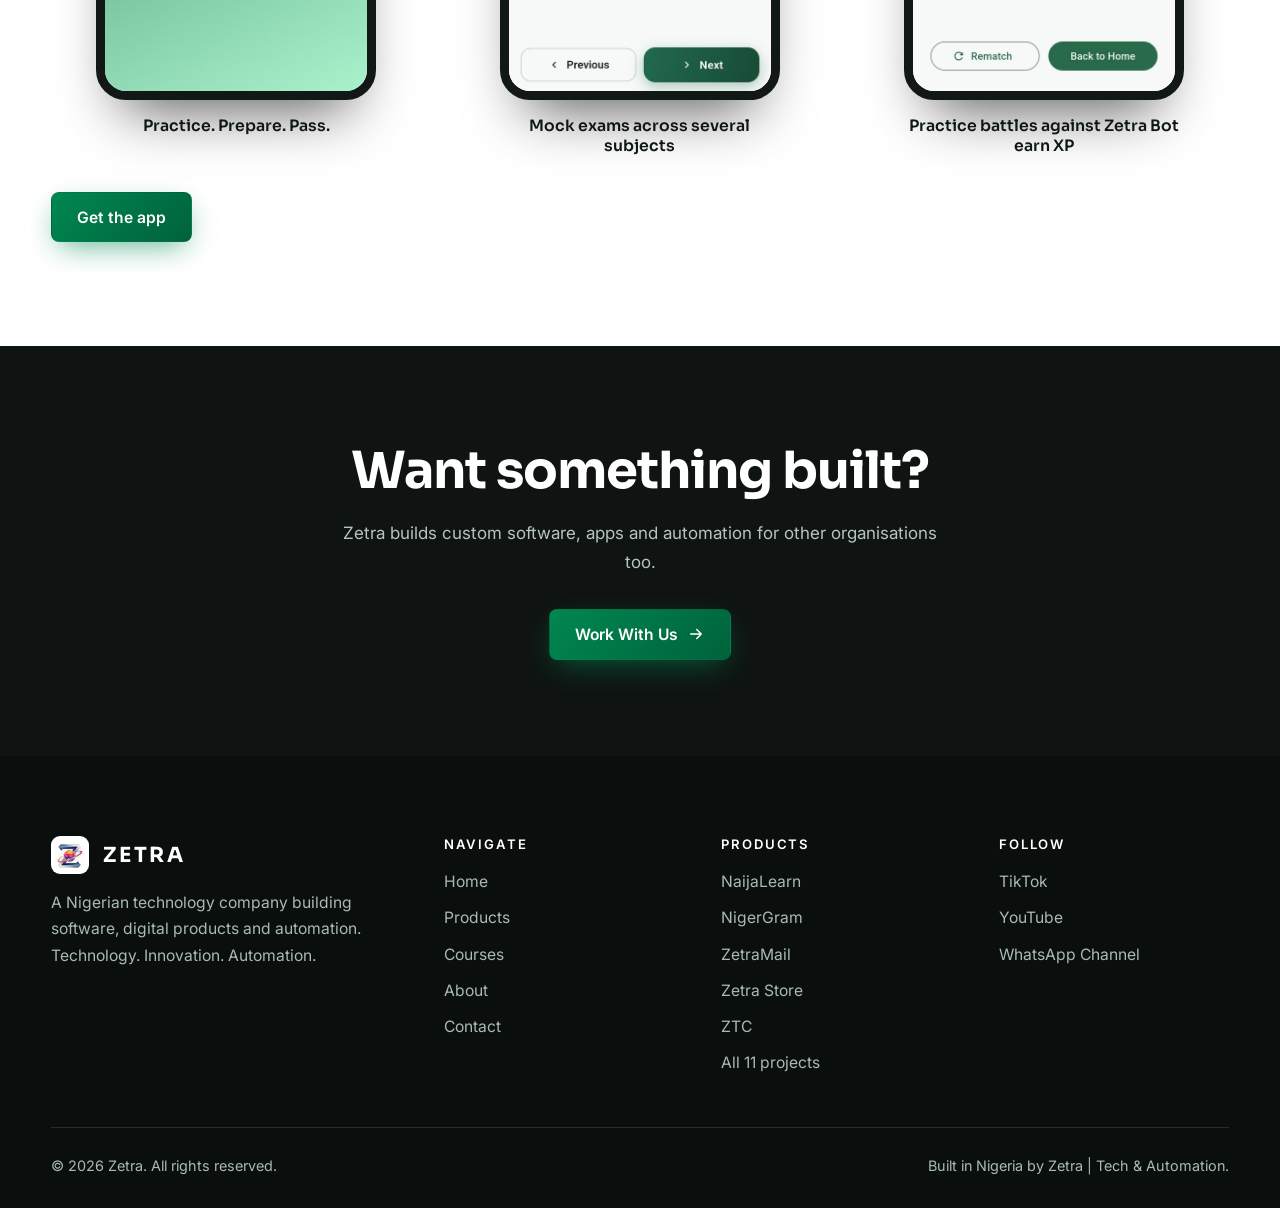
<file: products.html>
<!DOCTYPE html>
<html lang="en">
<head>
<meta charset="utf-8">
<meta name="viewport" content="width=device-width,initial-scale=1">
<title>Products | Zetra</title>
<meta name="description" content="Explore the Zetra ecosystem: NaijaLearn, NigerGram, ZetraMail and more projects across education, finance, social, AI and digital platforms.">
<meta name="robots" content="index,follow,max-image-preview:large">
<meta name="theme-color" content="#0f1412">
<meta name="author" content="Zetra">
<link rel="canonical" href="https://zetra-company-official-website.vercel.app/products.html">
<meta property="og:type" content="website"><meta property="og:site_name" content="Zetra">
<meta property="og:title" content="Products | Zetra"><meta property="og:description" content="Explore the Zetra ecosystem: NaijaLearn, NigerGram, ZetraMail and more projects across education, finance, social, AI and digital platforms.">
<meta property="og:url" content="https://zetra-company-official-website.vercel.app/products.html"><meta property="og:image" content="https://zetra-company-official-website.vercel.app/images/og-zetra.jpg">
<meta name="twitter:card" content="summary_large_image">
<link rel="icon" type="image/png" href="images/icon-192.png"><link rel="apple-touch-icon" href="images/apple-touch-icon.png"><link rel="manifest" href="site.webmanifest">
<link rel="preconnect" href="https://fonts.googleapis.com"><link rel="preconnect" href="https://fonts.gstatic.com" crossorigin>
<link href="https://fonts.googleapis.com/css2?family=Inter:wght@400;500;600&family=Sora:wght@500;600;700&display=swap" rel="stylesheet">
<link rel="stylesheet" href="css/style.css">
<script type="application/ld+json">{"@context": "https://schema.org", "@type": "Organization", "name": "Zetra", "alternateName": "Zetra | Tech & Automation", "url": "https://zetra-company-official-website.vercel.app/", "logo": "https://zetra-company-official-website.vercel.app/images/favicon.svg", "slogan": "Technology. Innovation. Automation.", "description": "A Nigerian technology company focused on software development, digital products and automation.", "areaServed": "Africa", "email": "zetraorld0@gmail.com", "telephone": "+2348065425732", "sameAs": ["https://www.tiktok.com/@zetra_ecosystem", "https://www.youtube.com/@zetraworld"], "brand": [{"@type": "Brand", "name": "NaijaLearn"}, {"@type": "Brand", "name": "NigerGram"}, {"@type": "Brand", "name": "ZetraMail"}, {"@type": "Brand", "name": "Zetra Store"}, {"@type": "Brand", "name": "ZTC"}, {"@type": "Brand", "name": "NAI"}, {"@type": "Brand", "name": "Tribunal"}, {"@type": "Brand", "name": "Crucible"}, {"@type": "Brand", "name": "MySchool"}, {"@type": "Brand", "name": "PowerPal"}, {"@type": "Brand", "name": "CampusStay"}]}</script>
</head>
<body>
<a class="skip" href="#main">Skip to content</a>
<header class="hd" id="hd"><div class="wrap">
<a class="brand" href="index.html" aria-label="Zetra home"><img class="mk" src="images/zetra-emblem.png" width="40" height="40" alt="">ZETRA</a>
<button class="burger" id="burger" type="button" aria-label="Open menu" aria-expanded="false" aria-controls="menu"><span></span><span></span><span></span></button>
<ul class="links" id="menu"><li><a href="index.html">Home</a></li><li><a href="products.html" aria-current="page">Products</a></li><li><a href="courses.html">Courses</a></li><li><a href="about.html">About</a></li><li><a href="contact.html">Contact</a></li><li><a class="btn btn-p" href="contact.html">Work With Us</a></li></ul>
</div></header>
<main id="main">
<section class="ph"><div class="wrap"><p class="kicker">Products</p><h1>The Zetra ecosystem.</h1><p>Eleven projects across education, finance and utilities, social and communication, AI and technology, and digital platforms.</p></div></section>
<section class="light soft"><div class="wrap">
<div class="pills" role="group" aria-label="Filter products by category"><button type="button" data-cat="All" aria-pressed="true">All</button><button type="button" data-cat="Education" aria-pressed="false">Education</button><button type="button" data-cat="Finance &amp; Utilities" aria-pressed="false">Finance &amp; Utilities</button><button type="button" data-cat="Social &amp; Communication" aria-pressed="false">Social &amp; Communication</button><button type="button" data-cat="AI &amp; Technology" aria-pressed="false">AI &amp; Technology</button><button type="button" data-cat="Digital Platforms" aria-pressed="false">Digital Platforms</button></div>
<div class="pg"><article class="pc reveal" data-name="NaijaLearn" data-cat="Education" data-status="live" data-desc="An educational platform for JAMB, WAEC and NECO preparation, featuring past questions, CBT practice, mock examinations, clear explanations, learning resources and student engagement tools. Students can prepare without paying for the app." data-url="https://naijalearn-landing-page.vercel.app/"><img class="pimg" src="images/products/naijalearn.jpg" loading="lazy" alt="naijalearn app screenshot"><span class="cat">Education</span><span class="st live">Live</span><h3>NaijaLearn</h3><p>An educational platform for JAMB, WAEC and NECO preparation, featuring past questions, CBT practice, mock examinations, clear explanations, learning resources and student engagement tools. Students can prepare without paying for the app.</p><div class="cacts"><button class="more" type="button" data-open>Details <svg viewBox="0 0 24 24" fill="none" stroke="currentColor" stroke-width="2" stroke-linecap="round" stroke-linejoin="round" aria-hidden="true"><path d="M5 12h14M13 6l6 6-6 6"/></svg></button><a class="btn btn-p" href="https://naijalearn-landing-page.vercel.app/" target="_blank" rel="noopener">Get the app</a></div></article><article class="pc reveal" data-name="NigerGram" data-cat="Social &amp; Communication" data-status="live" data-desc="A social networking platform for connecting people, sharing content and building communities." data-url=""><span class="cat">Social &amp; Communication</span><span class="st live">Live</span><h3>NigerGram</h3><p>A social networking platform for connecting people, sharing content and building communities.</p><div class="cacts"><button class="more" type="button" data-open>Details <svg viewBox="0 0 24 24" fill="none" stroke="currentColor" stroke-width="2" stroke-linecap="round" stroke-linejoin="round" aria-hidden="true"><path d="M5 12h14M13 6l6 6-6 6"/></svg></button></div></article><article class="pc reveal" data-name="ZetraMail" data-cat="Social &amp; Communication" data-status="live" data-desc="A digital identity and authentication ecosystem that powers ZetraID and user identity across Zetra applications." data-url=""><span class="cat">Social &amp; Communication</span><span class="st live">Live</span><h3>ZetraMail</h3><p>A digital identity and authentication ecosystem that powers ZetraID and user identity across Zetra applications.</p><div class="cacts"><button class="more" type="button" data-open>Details <svg viewBox="0 0 24 24" fill="none" stroke="currentColor" stroke-width="2" stroke-linecap="round" stroke-linejoin="round" aria-hidden="true"><path d="M5 12h14M13 6l6 6-6 6"/></svg></button></div></article><article class="pc reveal" data-name="Zetra Store" data-cat="Digital Platforms" data-status="soon" data-desc="An African-focused application marketplace for discovering, accessing and downloading mobile applications." data-url=""><span class="cat">Digital Platforms</span><span class="st soon">Coming soon</span><h3>Zetra Store</h3><p>An African-focused application marketplace for discovering, accessing and downloading mobile applications.</p><div class="cacts"><button class="more" type="button" data-open>Details <svg viewBox="0 0 24 24" fill="none" stroke="currentColor" stroke-width="2" stroke-linecap="round" stroke-linejoin="round" aria-hidden="true"><path d="M5 12h14M13 6l6 6-6 6"/></svg></button></div></article><article class="pc reveal" data-name="ZTC" data-cat="Finance &amp; Utilities" data-status="soon" data-desc="Zetra&#x27;s digital currency ecosystem, built around Connect Points (CP) and digital transactions across supported platforms." data-url=""><span class="cat">Finance &amp; Utilities</span><span class="st soon">Coming soon</span><h3>ZTC</h3><p>Zetra&#x27;s digital currency ecosystem, built around Connect Points (CP) and digital transactions across supported platforms.</p><div class="cacts"><button class="more" type="button" data-open>Details <svg viewBox="0 0 24 24" fill="none" stroke="currentColor" stroke-width="2" stroke-linecap="round" stroke-linejoin="round" aria-hidden="true"><path d="M5 12h14M13 6l6 6-6 6"/></svg></button></div></article><article class="pc reveal" data-name="NAI" data-cat="AI &amp; Technology" data-status="soon" data-desc="An AI-powered assistant project designed to bring intelligent assistance and AI capabilities to users." data-url=""><span class="cat">AI &amp; Technology</span><span class="st soon">Coming soon</span><h3>NAI</h3><p>An AI-powered assistant project designed to bring intelligent assistance and AI capabilities to users.</p><div class="cacts"><button class="more" type="button" data-open>Details <svg viewBox="0 0 24 24" fill="none" stroke="currentColor" stroke-width="2" stroke-linecap="round" stroke-linejoin="round" aria-hidden="true"><path d="M5 12h14M13 6l6 6-6 6"/></svg></button></div></article><article class="pc reveal" data-name="Tribunal" data-cat="Digital Platforms" data-status="soon" data-desc="A digital justice and dispute-resolution platform. It also receives the ideas that pass Crucible, where Zetra plans to invite professionals, researchers and experts to investigate them." data-url=""><span class="cat">Digital Platforms</span><span class="st soon">Coming soon</span><h3>Tribunal</h3><p>A digital justice and dispute-resolution platform. It also receives the ideas that pass Crucible, where Zetra plans to invite professionals, researchers and experts to investigate them.</p><div class="cacts"><button class="more" type="button" data-open>Details <svg viewBox="0 0 24 24" fill="none" stroke="currentColor" stroke-width="2" stroke-linecap="round" stroke-linejoin="round" aria-hidden="true"><path d="M5 12h14M13 6l6 6-6 6"/></svg></button></div></article><article class="pc reveal" data-name="Crucible" data-cat="AI &amp; Technology" data-status="soon" data-desc="An idea stress-testing app. Enter an idea to find out whether it is worth building. Ideas that pass receive a certificate and are automatically imported into Tribunal." data-url=""><span class="cat">AI &amp; Technology</span><span class="st soon">Coming soon</span><h3>Crucible</h3><p>An idea stress-testing app. Enter an idea to find out whether it is worth building. Ideas that pass receive a certificate and are automatically imported into Tribunal.</p><div class="cacts"><button class="more" type="button" data-open>Details <svg viewBox="0 0 24 24" fill="none" stroke="currentColor" stroke-width="2" stroke-linecap="round" stroke-linejoin="round" aria-hidden="true"><path d="M5 12h14M13 6l6 6-6 6"/></svg></button></div></article><article class="pc reveal" data-name="MySchool" data-cat="Education" data-status="soon" data-desc="A school management platform designed to digitize school administration, including student records, attendance, results, fees, announcements and report cards." data-url=""><span class="cat">Education</span><span class="st soon">Coming soon</span><h3>MySchool</h3><p>A school management platform designed to digitize school administration, including student records, attendance, results, fees, announcements and report cards.</p><div class="cacts"><button class="more" type="button" data-open>Details <svg viewBox="0 0 24 24" fill="none" stroke="currentColor" stroke-width="2" stroke-linecap="round" stroke-linejoin="round" aria-hidden="true"><path d="M5 12h14M13 6l6 6-6 6"/></svg></button></div></article><article class="pc reveal" data-name="PowerPal" data-cat="Finance &amp; Utilities" data-status="soon" data-desc="An electricity management platform that allows users to check their prepaid electricity meter balance, subscribe to electricity services and access other power-related services." data-url=""><span class="cat">Finance &amp; Utilities</span><span class="st soon">Coming soon</span><h3>PowerPal</h3><p>An electricity management platform that allows users to check their prepaid electricity meter balance, subscribe to electricity services and access other power-related services.</p><div class="cacts"><button class="more" type="button" data-open>Details <svg viewBox="0 0 24 24" fill="none" stroke="currentColor" stroke-width="2" stroke-linecap="round" stroke-linejoin="round" aria-hidden="true"><path d="M5 12h14M13 6l6 6-6 6"/></svg></button></div></article><article class="pc reveal" data-name="CampusStay" data-cat="Digital Platforms" data-status="soon" data-desc="A campus accommodation-focused project." data-url=""><span class="cat">Digital Platforms</span><span class="st soon">Coming soon</span><h3>CampusStay</h3><p>A campus accommodation-focused project.</p><div class="cacts"><button class="more" type="button" data-open>Details <svg viewBox="0 0 24 24" fill="none" stroke="currentColor" stroke-width="2" stroke-linecap="round" stroke-linejoin="round" aria-hidden="true"><path d="M5 12h14M13 6l6 6-6 6"/></svg></button></div></article></div>
<p class="sub" style="margin-top:36px">Products marked Coming soon are not yet available to the public.</p>
</div></section>
<dialog id="dlg" aria-labelledby="dn"><div class="dm"><button class="x" type="button" aria-label="Close">&times;</button><span class="cat" id="dc"></span><br><span class="st" id="ds"></span><h3 id="dn"></h3><p id="dd"></p><div class="acts"><a class="btn btn-p" id="dl" hidden target="_blank" rel="noopener">Get the app</a><a class="btn btn-d" id="da" href="contact.html">Ask about this <svg viewBox="0 0 24 24" fill="none" stroke="currentColor" stroke-width="2" stroke-linecap="round" stroke-linejoin="round" aria-hidden="true"><path d="M5 12h14M13 6l6 6-6 6"/></svg></a></div></div></dialog>
<section class="light"><div class="wrap">
<div class="reveal"><p class="eyebrow">Inside NaijaLearn</p><h2>See NaijaLearn in action.</h2><p class="sub">Practice. Prepare. Pass. Here is a look inside the app.</p></div>
<div class="phones">
<figure class="phone reveal"><img src="images/naijalearn-splash.jpg" width="540" height="1089" loading="lazy" alt="NaijaLearn welcome screen with the tagline Practice. Prepare. Pass."><figcaption>Practice. Prepare. Pass.</figcaption></figure>
<figure class="phone reveal" style="--d:.1s"><img src="images/naijalearn-mock-exam.jpg" width="540" height="1089" loading="lazy" alt="NaijaLearn mock exam screen showing a physics question with four answer options"><figcaption>Mock exams across several subjects</figcaption></figure>
<figure class="phone reveal" style="--d:.2s"><img src="images/naijalearn-practice-battle.jpg" width="540" height="1089" loading="lazy" alt="NaijaLearn practice battle result against Zetra Bot with XP earned"><figcaption>Practice battles against Zetra Bot earn XP</figcaption></figure>
</div>
<p style="margin-top:36px"><a class="btn btn-p" href="https://naijalearn-landing-page.vercel.app/" target="_blank" rel="noopener">Get the app</a></p>
</div></section>
<section class="band"><div class="wrap reveal"><h2>Want something built?</h2><p>Zetra builds custom software, apps and automation for other organisations too.</p><a class="btn btn-p" href="contact.html">Work With Us <svg viewBox="0 0 24 24" fill="none" stroke="currentColor" stroke-width="2" stroke-linecap="round" stroke-linejoin="round" aria-hidden="true"><path d="M5 12h14M13 6l6 6-6 6"/></svg></a></div></section>
</main>
<footer><div class="wrap">
<div class="fg">
<div><a class="brand" href="index.html" aria-label="Zetra home"><img class="mk" src="images/zetra-emblem.png" width="40" height="40" alt="">ZETRA</a><p class="d">A Nigerian technology company building software, digital products and automation. Technology. Innovation. Automation.</p></div>
<div><h4>Navigate</h4><ul><li><a href="index.html">Home</a></li><li><a href="products.html">Products</a></li><li><a href="courses.html">Courses</a></li><li><a href="about.html">About</a></li><li><a href="contact.html">Contact</a></li></ul></div>
<div><h4>Products</h4><ul><li><a href="products.html">NaijaLearn</a></li><li><a href="products.html">NigerGram</a></li><li><a href="products.html">ZetraMail</a></li><li><a href="products.html">Zetra Store</a></li><li><a href="products.html">ZTC</a></li><li><a href="products.html">All 11 projects</a></li></ul></div>
<div id="social-col" hidden><h4>Follow</h4><ul id="social"></ul></div>
</div>
<div class="fb"><span>&copy; <span id="yr">2026</span> Zetra. All rights reserved.</span><span>Built in Nigeria by Zetra | Tech &amp; Automation.</span></div>
</div></footer>
<script src="js/site.js"></script>
</body>
</html>
</file>
<file: css/style.css>
:root{--g1:#00623B;--g2:#008751;--gl:#2fd08a;--ch:#0f1412;--ch2:#151c19;--ch3:#1d2723;--line:#ffffff1f;--ink:#101815;--mute:#5a6a63;--soft:#f4f7f5;--bd:#dfe7e2;--r:8px}
*{box-sizing:border-box;margin:0;padding:0}
html{scroll-behavior:smooth;scroll-padding-top:84px}
body{font:400 1.0625rem/1.7 Inter,system-ui,-apple-system,"Segoe UI",sans-serif;color:var(--ink);background:#fff;-webkit-font-smoothing:antialiased;overflow-x:hidden}
h1,h2,h3{font-family:Sora,Inter,system-ui,sans-serif;line-height:1.12;letter-spacing:-.02em}
a{color:inherit}img,svg{display:block;max-width:100%}img{height:auto}[hidden]{display:none!important}
.wrap{width:min(1180px,92%);margin-inline:auto}
:focus-visible{outline:3px solid var(--gl);outline-offset:3px;border-radius:4px}
.skip{position:absolute;left:-999px;top:8px;background:var(--g2);color:#fff;padding:.7em 1.1em;z-index:300;border-radius:var(--r)}.skip:focus{left:8px}
.btn{display:inline-flex;align-items:center;justify-content:center;gap:.6em;padding:.95em 1.6em;border-radius:var(--r);border:1px solid transparent;font:600 .98rem Inter,sans-serif;text-decoration:none;cursor:pointer;transition:transform .25s,background .25s,box-shadow .25s,border-color .25s,color .25s}
.btn svg{width:18px;height:18px;transition:transform .25s}.btn:hover svg{transform:translateX(4px)}
.btn-p{background:linear-gradient(135deg,var(--g2),var(--g1));color:#fff;box-shadow:0 10px 30px -8px #008751aa}.btn-p:hover{transform:translateY(-2px);box-shadow:0 16px 36px -8px #008751dd}
.btn-g{background:transparent;color:#fff;border-color:#ffffff55}.btn-g:hover{border-color:var(--gl);color:var(--gl);transform:translateY(-2px)}
.btn-d{background:var(--ch);color:#fff}.btn-d:hover{background:var(--g1);transform:translateY(-2px)}
.btn-o{background:#fff;color:var(--g1);border-color:var(--g2)}.btn-o:hover{background:var(--g1);color:#fff}
/* header */
.hd{position:fixed;inset:0 0 auto 0;z-index:100;border-bottom:1px solid transparent;transition:background .3s,border-color .3s}
.hd.solid,.hd.menu-open{background:#0f1412ec;-webkit-backdrop-filter:blur(14px);backdrop-filter:blur(14px);border-color:var(--line)}
.hd .wrap{display:flex;align-items:center;justify-content:space-between;height:72px}
.brand{display:flex;align-items:center;gap:.65em;text-decoration:none;color:#fff;font:700 1.3rem Sora,sans-serif;letter-spacing:.14em}
.brand i{display:grid;place-items:center;width:32px;height:32px;border-radius:7px;background:linear-gradient(135deg,var(--g2),var(--g1));box-shadow:0 0 0 1px #ffffff2a inset}.brand i svg{width:18px;height:18px}
.links{display:flex;align-items:center;gap:6px;list-style:none}
.links a{color:#d9e4de;text-decoration:none;font-weight:500;font-size:.95rem;padding:.55em .9em;border-radius:6px;transition:color .2s,background .2s}
.links a:hover,.links a[aria-current=page]{color:#fff;background:#ffffff14}
.links .btn{margin-left:10px;padding:.7em 1.2em;color:#fff}.links .btn:hover{background:linear-gradient(135deg,var(--g2),var(--g1))}
.burger{display:none;width:44px;height:44px;border:1px solid var(--line);background:transparent;border-radius:var(--r);cursor:pointer;position:relative}
.burger span{position:absolute;left:11px;right:11px;height:2px;background:#fff;transition:transform .3s,opacity .3s,top .3s}
.burger span:nth-child(1){top:15px}.burger span:nth-child(2){top:21px}.burger span:nth-child(3){top:27px}
.open .burger span:nth-child(1){top:21px;transform:rotate(45deg)}.open .burger span:nth-child(2){opacity:0}.open .burger span:nth-child(3){top:21px;transform:rotate(-45deg)}
/* hero */
.hero{position:relative;background:var(--ch);color:#fff;padding:150px 0 90px;min-height:100svh;display:flex;align-items:center;overflow:hidden;isolation:isolate}
.hero::before{content:"";position:absolute;inset:0;z-index:-2;background:radial-gradient(60% 50% at 85% 20%,#00875155,transparent 70%),radial-gradient(50% 50% at 5% 90%,#00623b66,transparent 70%)}
.hero::after{content:"";position:absolute;inset:0;z-index:-1;background-image:linear-gradient(#ffffff0d 1px,transparent 1px),linear-gradient(90deg,#ffffff0d 1px,transparent 1px);background-size:56px 56px;-webkit-mask-image:radial-gradient(70% 70% at 60% 40%,#000,transparent 85%);mask-image:radial-gradient(70% 70% at 60% 40%,#000,transparent 85%)}
.hero .wrap{display:grid;grid-template-columns:1.1fr .9fr;gap:56px;align-items:center}
.kicker{display:inline-flex;align-items:center;gap:.7em;font:600 .82rem Inter;letter-spacing:.16em;text-transform:uppercase;color:var(--gl);margin-bottom:1.4rem}.kicker::before{content:"";width:32px;height:2px;background:var(--gl)}
.hero h1{font-size:clamp(2.5rem,6.2vw,4.7rem);font-weight:700}
.hero h1 em{font-style:normal;background:linear-gradient(100deg,var(--gl),#8af2c3);-webkit-background-clip:text;background-clip:text;color:transparent}
.hero p.lead{margin:1.5rem 0 2.2rem;max-width:52ch;font-size:1.18rem;color:#c7d6ce}
.cta{display:flex;flex-wrap:wrap;gap:14px}
.viz{position:relative;width:100%;max-width:500px;aspect-ratio:1;justify-self:center}
.ring{position:absolute;border:1px dashed #2fd08a55;border-radius:50%;animation:spin 40s linear infinite}.ring.r1{inset:0}.ring.r2{inset:12%;animation-duration:28s;animation-direction:reverse}.ring.r3{inset:24%;animation-duration:20s}
.ring::after{content:"";position:absolute;top:-5px;left:50%;width:10px;height:10px;border-radius:50%;background:var(--gl);box-shadow:0 0 18px 2px var(--gl)}.ring.r2::after{background:#fff;box-shadow:0 0 16px 2px #fff8}
@keyframes spin{to{transform:rotate(360deg)}}
.glow{position:absolute;inset:22%;border-radius:50%;background:radial-gradient(circle,#008751aa,transparent 68%);filter:blur(24px)}
.code{position:absolute;inset:50% 0 auto 0;margin:0 auto;transform:translateY(-50%);width:80%;background:#0c1210f2;border:1px solid var(--line);border-radius:10px;box-shadow:0 30px 70px -20px #000,0 0 0 1px #00875133;overflow:hidden;animation:float 7s ease-in-out infinite}
@keyframes float{50%{transform:translateY(-54%)}}
.code .bar{display:flex;gap:6px;padding:11px 14px;border-bottom:1px solid var(--line);align-items:center;font:500 .72rem Inter;color:#8fa59a}.code .bar b{width:9px;height:9px;border-radius:2px;background:#ffffff2e}.code .bar span{margin-left:auto}
.code pre{padding:18px;font:500 .82rem/1.75 ui-monospace,SFMono-Regular,Menlo,Consolas,monospace;color:#c7d6ce;white-space:pre;overflow:hidden}
.code .k{color:#2fd08a}.code .s{color:#f2c96b}.code .c{color:#6f857a}
.chip{position:absolute;padding:.5em .95em;background:var(--ch3);border:1px solid #2fd08a55;border-radius:6px;font:600 .78rem Inter;letter-spacing:.08em;text-transform:uppercase;color:var(--gl);box-shadow:0 12px 30px -10px #000}
.chip.a{top:6%;right:4%}.chip.b{bottom:10%;left:0}.chip.c{bottom:2%;right:12%}
/* page hero (inner pages) */
.ph{background:var(--ch);color:#fff;padding:150px 0 70px;position:relative;overflow:hidden;isolation:isolate}
.ph::before{content:"";position:absolute;inset:0;z-index:-1;background:radial-gradient(55% 80% at 90% 0%,#00875155,transparent 70%),linear-gradient(#ffffff0a 1px,transparent 1px) 0 0/56px 56px}
.ph h1{font-size:clamp(2.2rem,5vw,3.6rem);max-width:20ch}.ph p{margin-top:1.2rem;max-width:58ch;color:#c7d6ce;font-size:1.15rem}
/* strip */
.strip{background:var(--g1);color:#fff}.strip .wrap{display:grid;grid-template-columns:repeat(3,1fr)}
.strip div{padding:26px 24px;font:600 clamp(1rem,2.4vw,1.45rem) Sora,sans-serif;border-left:1px solid #ffffff2e;display:flex;align-items:center;gap:.7em}.strip div:first-child{border-left:0;padding-left:0}.strip svg{width:22px;height:22px;flex:none;opacity:.8}
/* sections */
section{padding:104px 0}
.eyebrow{font:600 .82rem Inter;letter-spacing:.16em;text-transform:uppercase;color:var(--g2);margin-bottom:1rem;display:flex;align-items:center;gap:.7em}.eyebrow::before{content:"";width:28px;height:2px;background:currentColor}
h2{font-size:clamp(2rem,4.6vw,3.2rem);font-weight:700}
.sub{margin-top:1.2rem;max-width:60ch;color:var(--mute);font-size:1.12rem}
.soft{background:var(--soft)}
.reveal{opacity:0;transform:translateY(26px);transition:opacity .8s cubic-bezier(.2,.7,.2,1),transform .8s cubic-bezier(.2,.7,.2,1);transition-delay:var(--d,0s)}.reveal.in{opacity:1;transform:none}
.head{display:flex;justify-content:space-between;align-items:end;gap:30px;flex-wrap:wrap;margin-bottom:52px}
/* live cards (dark) */
.live{background:var(--ch);color:#fff}.live .eyebrow{color:var(--gl)}.live .sub{color:#b4c6bc}
.lgrid{display:grid;grid-template-columns:repeat(3,1fr);gap:22px}
.lc{padding:32px 28px;border:1px solid var(--line);border-radius:10px;background:linear-gradient(160deg,#ffffff0d,#ffffff03);transition:transform .35s,border-color .35s}.lc:hover{transform:translateY(-6px);border-color:#2fd08a88}
.lc h3{font-size:1.6rem;margin:1.2rem 0 .6rem}.lc p{color:#b4c6bc;margin-bottom:1.4rem}
.st{display:inline-flex;align-items:center;gap:.5em;font:600 .72rem Inter;letter-spacing:.1em;text-transform:uppercase;padding:.35em .85em;border-radius:4px}
.st::before{content:"";width:7px;height:7px;border-radius:50%;background:currentColor}
.st.live{color:var(--gl);background:#2fd08a18}.st.soon{color:#8a9a92;background:#8a9a9218}
.light .st.live{color:var(--g1);background:#00875114}.light .st.soon{color:#6b7a73;background:#6b7a7314}
.more{display:inline-flex;align-items:center;gap:.55em;background:none;border:0;border-bottom:2px solid var(--g2);padding:.2em 0;font:600 .95rem Inter;color:var(--g1);cursor:pointer;transition:gap .25s,color .25s}.more:hover{gap:.9em;color:var(--g2)}.more svg{width:16px;height:16px}
.live .more{color:var(--gl);border-color:var(--gl)}
/* ecosystem tiles */
.eg{display:grid;grid-template-columns:repeat(5,1fr);gap:0;border-top:1px solid var(--bd)}
.et{padding:30px 22px 30px 0;border-right:1px solid var(--bd);border-bottom:1px solid var(--bd)}.et:not(:first-child){padding-left:22px}.et:last-child{border-right:0}
.et h3{font-size:1.1rem;margin-bottom:.8rem;color:var(--g1)}.et ul{list-style:none;display:grid;gap:.4rem}.et li{font-size:.98rem}
.et a{text-decoration:none}.et a:hover{color:var(--g2)}
/* services */
.sg{display:grid;grid-template-columns:1fr 1fr;margin-top:50px;border-top:1px solid var(--bd)}
.sv{display:grid;grid-template-columns:52px 1fr;gap:20px;padding:32px 28px 32px 0;border-bottom:1px solid var(--bd);transition:background .3s}.sv:nth-child(odd){border-right:1px solid var(--bd)}.sv:nth-child(even){padding-left:36px}.sv:hover{background:linear-gradient(90deg,#00875110,transparent)}
.sv svg{width:44px;height:44px;padding:10px;border-radius:8px;background:#00875114;stroke:var(--g1);fill:none;stroke-width:1.7;stroke-linecap:round;stroke-linejoin:round;transition:background .3s,stroke .3s}.sv:hover svg{background:var(--g1);stroke:#fff}
.sv h3{font-size:1.25rem;margin-bottom:.35rem}.sv p{color:var(--mute);font-size:1rem}
/* vision */
.vision{background:linear-gradient(135deg,#003d25,var(--g1) 55%,#007a4a);color:#fff;position:relative;overflow:hidden;isolation:isolate}
.vision::before{content:"";position:absolute;inset:0;z-index:-1;background-image:radial-gradient(#ffffff1f 1px,transparent 1px);background-size:28px 28px;-webkit-mask-image:linear-gradient(90deg,transparent,#000 70%);mask-image:linear-gradient(90deg,transparent,#000 70%)}
.vision .eyebrow{color:#9bf0c9}.vision h2{max-width:20ch}.vision .sub{color:#d6efe3}
.vg{display:grid;grid-template-columns:1fr 1fr;gap:26px;margin-top:56px}
.vc{padding:34px;border:1px solid #ffffff33;border-radius:10px;background:#00000024;transition:transform .3s,border-color .3s}.vc:hover{transform:translateY(-5px);border-color:#9bf0c9}
.vc small{font:600 .78rem Inter;letter-spacing:.14em;text-transform:uppercase;color:#9bf0c9}.vc h3{font-size:1.7rem;margin:.7rem 0}.vc p{color:#d6efe3}
/* cta band */
.band{background:var(--ch);color:#fff;text-align:center;padding:96px 0}.band h2{max-width:22ch;margin:0 auto}.band p{margin:1.2rem auto 2rem;max-width:54ch;color:#b4c6bc}
/* products page */
.pills{display:flex;flex-wrap:wrap;gap:10px;margin-bottom:40px}
.pills button{border:1px solid var(--bd);background:#fff;color:var(--ink);padding:.6em 1.2em;border-radius:999px;font:500 .94rem Inter;cursor:pointer;transition:all .2s}.pills button:hover{border-color:var(--g2);color:var(--g1)}.pills button[aria-pressed=true]{background:var(--g1);color:#fff;border-color:var(--g1)}
.pg{display:grid;grid-template-columns:repeat(3,1fr);gap:22px}
.pc{position:relative;background:#fff;border:1px solid var(--bd);border-radius:10px;padding:30px 28px 26px;display:flex;flex-direction:column;transition:transform .35s,border-color .35s,box-shadow .35s;overflow:hidden}
.pc::before{content:"";position:absolute;left:0;top:0;height:3px;width:0;background:linear-gradient(90deg,var(--g2),var(--gl));transition:width .45s}.pc:hover{transform:translateY(-6px);border-color:#00875166;box-shadow:0 26px 50px -24px #00623b66}.pc:hover::before{width:100%}
.pc .cat{font:600 .74rem Inter;letter-spacing:.1em;text-transform:uppercase;color:var(--mute);margin-bottom:.8rem}
.pc h3{font-size:1.5rem;margin:1rem 0 .6rem}.pc p{color:var(--mute);flex:1;margin-bottom:1.4rem;font-size:1rem}
.pc[hidden]{display:none}
dialog{border:0;border-radius:12px;padding:0;max-width:min(560px,92vw);width:100%;box-shadow:0 40px 100px -20px #000c}
dialog::backdrop{background:#0b100ecc;-webkit-backdrop-filter:blur(4px);backdrop-filter:blur(4px)}
.dm{padding:36px 34px 32px}.dm .cat{font:600 .74rem Inter;letter-spacing:.1em;text-transform:uppercase;color:var(--mute)}.dm h3{font-size:1.9rem;margin:.8rem 0}.dm p{color:var(--mute);margin:1rem 0 1.6rem}
.dm .x{position:absolute;top:14px;right:14px;width:40px;height:40px;border-radius:50%;border:1px solid var(--bd);background:#fff;cursor:pointer;font-size:1.2rem}.dm .x:hover{background:var(--soft)}
.dm .acts{display:flex;gap:12px;flex-wrap:wrap}
/* about */
.two{display:grid;grid-template-columns:1fr 1fr;gap:72px;align-items:start}
.pillars{border-top:1px solid var(--bd)}.pillar{display:grid;grid-template-columns:56px 1fr;gap:20px;padding:26px 0;border-bottom:1px solid var(--bd)}.pillar span{font:700 .9rem Sora;color:var(--g2);padding-top:4px}.pillar h3{font-size:1.3rem;margin-bottom:.35rem}.pillar p{color:var(--mute);font-size:1rem}
.lead-box{padding:34px;border-left:4px solid var(--g2);background:var(--soft);border-radius:0 10px 10px 0}.lead-box h3{font-size:1.5rem;margin-bottom:.6rem}.lead-box p{color:var(--mute)}
/* contact */
.contact{background:var(--ch);color:#fff}.contact .wrap{display:grid;grid-template-columns:.9fr 1.1fr;gap:72px;align-items:start}.contact .eyebrow{color:var(--gl)}.contact .sub{color:#b4c6bc}
.ch{list-style:none;display:grid;gap:12px;margin-top:2rem}.ch a{color:#fff;text-decoration:none;border-bottom:1px solid #ffffff44}.ch a:hover{color:var(--gl);border-color:var(--gl)}.ch small{display:block;font:600 .74rem Inter;letter-spacing:.12em;text-transform:uppercase;color:var(--gl)}
form{display:grid;grid-template-columns:1fr 1fr;gap:20px}.f{display:grid;gap:8px}.f.full{grid-column:1/-1}
label{font:600 .88rem Inter;color:#d7e4dc}
input,textarea,select{width:100%;padding:.95em 1.1em;background:#ffffff0d;border:1px solid #ffffff33;border-radius:var(--r);color:#fff;font:inherit;transition:border-color .2s,background .2s}
select option{color:#111}
input::placeholder,textarea::placeholder{color:#7f948a}input:focus,textarea:focus,select:focus{outline:none;border-color:var(--gl);background:#ffffff14;box-shadow:0 0 0 3px #2fd08a33}
textarea{min-height:150px;resize:vertical}
.fa{grid-column:1/-1;display:flex;gap:14px;flex-wrap:wrap}
#status{grid-column:1/-1;min-height:1.6em;font-weight:500}#status.err{color:#ffb4a8}#status.ok{color:var(--gl)}
.notice{padding:26px;border:1px dashed #2fd08a66;border-radius:10px;color:#c7d6ce}
/* footer */
footer{background:#0a0f0d;color:#a9bbb1;padding:80px 0 30px;font-size:.98rem}
.fg{display:grid;grid-template-columns:1.5fr 1fr 1fr 1fr;gap:48px;padding-bottom:50px;border-bottom:1px solid var(--line)}
footer .brand{margin-bottom:1rem}footer p.d{max-width:38ch}
footer h4{font:600 .82rem Inter;letter-spacing:.14em;text-transform:uppercase;color:#fff;margin-bottom:1.1rem}
footer ul{list-style:none;display:grid;gap:.6rem}footer ul a{text-decoration:none;transition:color .2s}footer ul a:hover{color:var(--gl)}
.fb{display:flex;justify-content:space-between;gap:16px;flex-wrap:wrap;padding-top:26px;font-size:.9rem}
@media(max-width:1000px){
.hero .wrap,.two,.contact .wrap{grid-template-columns:1fr;gap:48px}.viz{max-width:400px}
.lgrid,.pg{grid-template-columns:1fr 1fr}.eg{grid-template-columns:1fr 1fr}.et,.et:not(:first-child){padding:26px 18px 26px 0;border-right:0}
.sg,.vg{grid-template-columns:1fr}.sv:nth-child(odd){border-right:0}.sv:nth-child(even){padding-left:0}
.fg{grid-template-columns:1fr 1fr}.fg>div:first-child{grid-column:1/-1}
section{padding:80px 0}.burger{display:block}
.links{position:fixed;inset:72px 0 0 0;flex-direction:column;align-items:stretch;gap:4px;padding:28px 6%;background:#0f1412f7;-webkit-backdrop-filter:blur(16px);backdrop-filter:blur(16px);transform:translateY(-12px);opacity:0;visibility:hidden;transition:opacity .3s,transform .3s,visibility 0s .3s}
.open .links{opacity:1;transform:none;visibility:visible;transition:opacity .3s,transform .3s}
.links a{font-size:1.25rem;padding:.9em .6em;border-bottom:1px solid var(--line);border-radius:0}.links .btn{margin:18px 0 0;border-bottom:0;font-size:1.05rem;border-radius:var(--r)}}
@media(max-width:640px){.hero{padding:120px 0 70px}.ph{padding:120px 0 56px}.lgrid,.pg,.eg{grid-template-columns:1fr}.strip .wrap{grid-template-columns:1fr}.strip div{border-left:0;border-top:1px solid #ffffff2e;padding:18px 0}.strip div:first-child{border-top:0}form{grid-template-columns:1fr}.fg{grid-template-columns:1fr}.cta .btn{flex:1 1 100%}.code pre{font-size:.7rem;padding:14px}.dm{padding:30px 22px 24px}}
@media(prefers-reduced-motion:reduce){*,*::before,*::after{animation:none!important;transition:none!important;scroll-behavior:auto!important}.reveal{opacity:1;transform:none}}

.pipe{list-style:none;display:grid;grid-template-columns:repeat(5,1fr);gap:0;margin-top:52px;counter-reset:p}
.pipe li{position:relative;padding:0 22px 0 0}
.pipe li::after{content:"";position:absolute;top:22px;left:52px;right:10px;height:2px;background:linear-gradient(90deg,var(--g2),#00875122)}
.pipe li:last-child::after{display:none}
.pipe b{display:grid;place-items:center;width:44px;height:44px;border-radius:50%;background:var(--g1);color:#fff;font:700 1rem Sora,sans-serif;position:relative;z-index:1;box-shadow:0 0 0 6px #00875118}
.pipe h3{font-size:1.1rem;margin:1.1rem 0 .4rem}.pipe p{color:var(--mute);font-size:.98rem}
.faq{margin-top:36px;border-top:1px solid var(--bd)}
.faq details{border-bottom:1px solid var(--bd);padding:20px 4px}
.faq summary{cursor:pointer;font:600 1.12rem Sora,sans-serif;list-style:none;display:flex;justify-content:space-between;gap:16px}
.faq summary::-webkit-details-marker{display:none}.faq summary::after{content:"+";color:var(--g2);font-size:1.5rem;line-height:1;transition:transform .25s}
.faq details[open] summary::after{transform:rotate(45deg)}.faq p{margin-top:12px;color:var(--mute);max-width:64ch}
.fab{position:fixed;right:18px;bottom:18px;z-index:90;display:flex;align-items:center;gap:.6em;padding:.8em 1.2em;border-radius:999px;background:#25d366;color:#06301a;font:700 .95rem Inter,sans-serif;text-decoration:none;box-shadow:0 12px 30px -8px #000a;transition:transform .25s}
.fab:hover{transform:translateY(-3px)}.fab svg{width:20px;height:20px}
@media(max-width:1000px){.pipe{grid-template-columns:1fr;gap:26px}.pipe li{padding:0 0 0 62px}.pipe b{position:absolute;left:0;top:0}.pipe li::after{top:44px;left:21px;right:auto;width:2px;height:calc(100% + 26px - 44px);background:linear-gradient(180deg,var(--g2),#00875122)}.pipe h3{margin-top:0}}
@media(max-width:640px){.fab span{display:none}.fab{padding:.9em}}

.brand img.mk{width:38px;height:38px;border-radius:9px;background:#fff;padding:3px;object-fit:contain}
.learn{display:grid;grid-template-columns:.8fr 1.2fr;gap:64px;align-items:center}
.lcov img{width:100%;max-width:380px;border-radius:10px;box-shadow:0 30px 60px -24px #000a,0 0 0 1px #0000001a;transition:transform .4s}.lcov img:hover{transform:translateY(-6px) rotate(-1deg)}
.meta{list-style:none;display:grid;grid-template-columns:1fr 1fr;gap:14px 24px;margin-top:1.6rem}.meta li{font-size:1rem}.meta b{display:block;font:600 .74rem Inter;letter-spacing:.12em;text-transform:uppercase;color:var(--g2);margin-bottom:2px}
.clist{margin:1.6rem 0 0 1.2rem;display:grid;gap:.55rem}.clist li::marker{color:var(--g2);font-weight:700}
.blist{list-style:none;margin:1.6rem 0;display:grid;gap:.7rem}.blist li{padding-left:1.7rem;position:relative}.blist li::before{content:"";position:absolute;left:0;top:.62em;width:10px;height:10px;border-radius:2px;background:var(--g2)}
.person{margin-top:2.4rem}.person img{width:100%;max-width:420px;border-radius:12px;object-fit:cover;aspect-ratio:4/4.3;box-shadow:0 30px 60px -28px #000a}.person .lead-box{margin-top:1.2rem}
.logocard{background:#fff;border:1px solid var(--bd);border-radius:14px;padding:30px;display:grid;place-items:center;box-shadow:0 24px 50px -30px #00623b66}.logocard img{width:100%;max-width:380px}
.pimg{width:calc(100% + 56px);margin:-30px -28px 20px;max-width:none;aspect-ratio:16/10;object-fit:cover;border-radius:10px 10px 0 0}
.lc .pimg{width:calc(100% + 56px);margin:-32px -28px 20px}
.band .btn+.btn{margin-left:10px}
@media(max-width:1000px){.learn{grid-template-columns:1fr;gap:36px}.lcov img{max-width:300px}.meta{grid-template-columns:1fr 1fr}.person img{max-width:100%}}
@media(max-width:640px){.band .btn+.btn{margin:12px 0 0}.meta{grid-template-columns:1fr}}

.cacts{display:flex;align-items:center;gap:18px;flex-wrap:wrap}.cacts .btn{padding:.6em 1.1em;font-size:.9rem}

.phones{display:grid;grid-template-columns:repeat(3,1fr);gap:34px;justify-items:center;margin-top:48px}
.phone{max-width:280px;width:100%;text-align:center}
.phone img{width:100%;border-radius:30px;border:9px solid #111815;box-shadow:0 34px 60px -26px #000a,0 0 0 1px #ffffff14;background:#111815}
.phone figcaption{margin-top:16px;font:600 .98rem Sora,sans-serif;color:var(--ink)}
.pimg{object-position:50% 46%}
@media(max-width:820px){.phones{display:flex;overflow-x:auto;gap:22px;scroll-snap-type:x mandatory;justify-content:flex-start;padding:10px 4px 24px;margin-inline:-4%;padding-inline:4%}.phone{flex:0 0 72%;max-width:280px;scroll-snap-align:center}}
</file>
